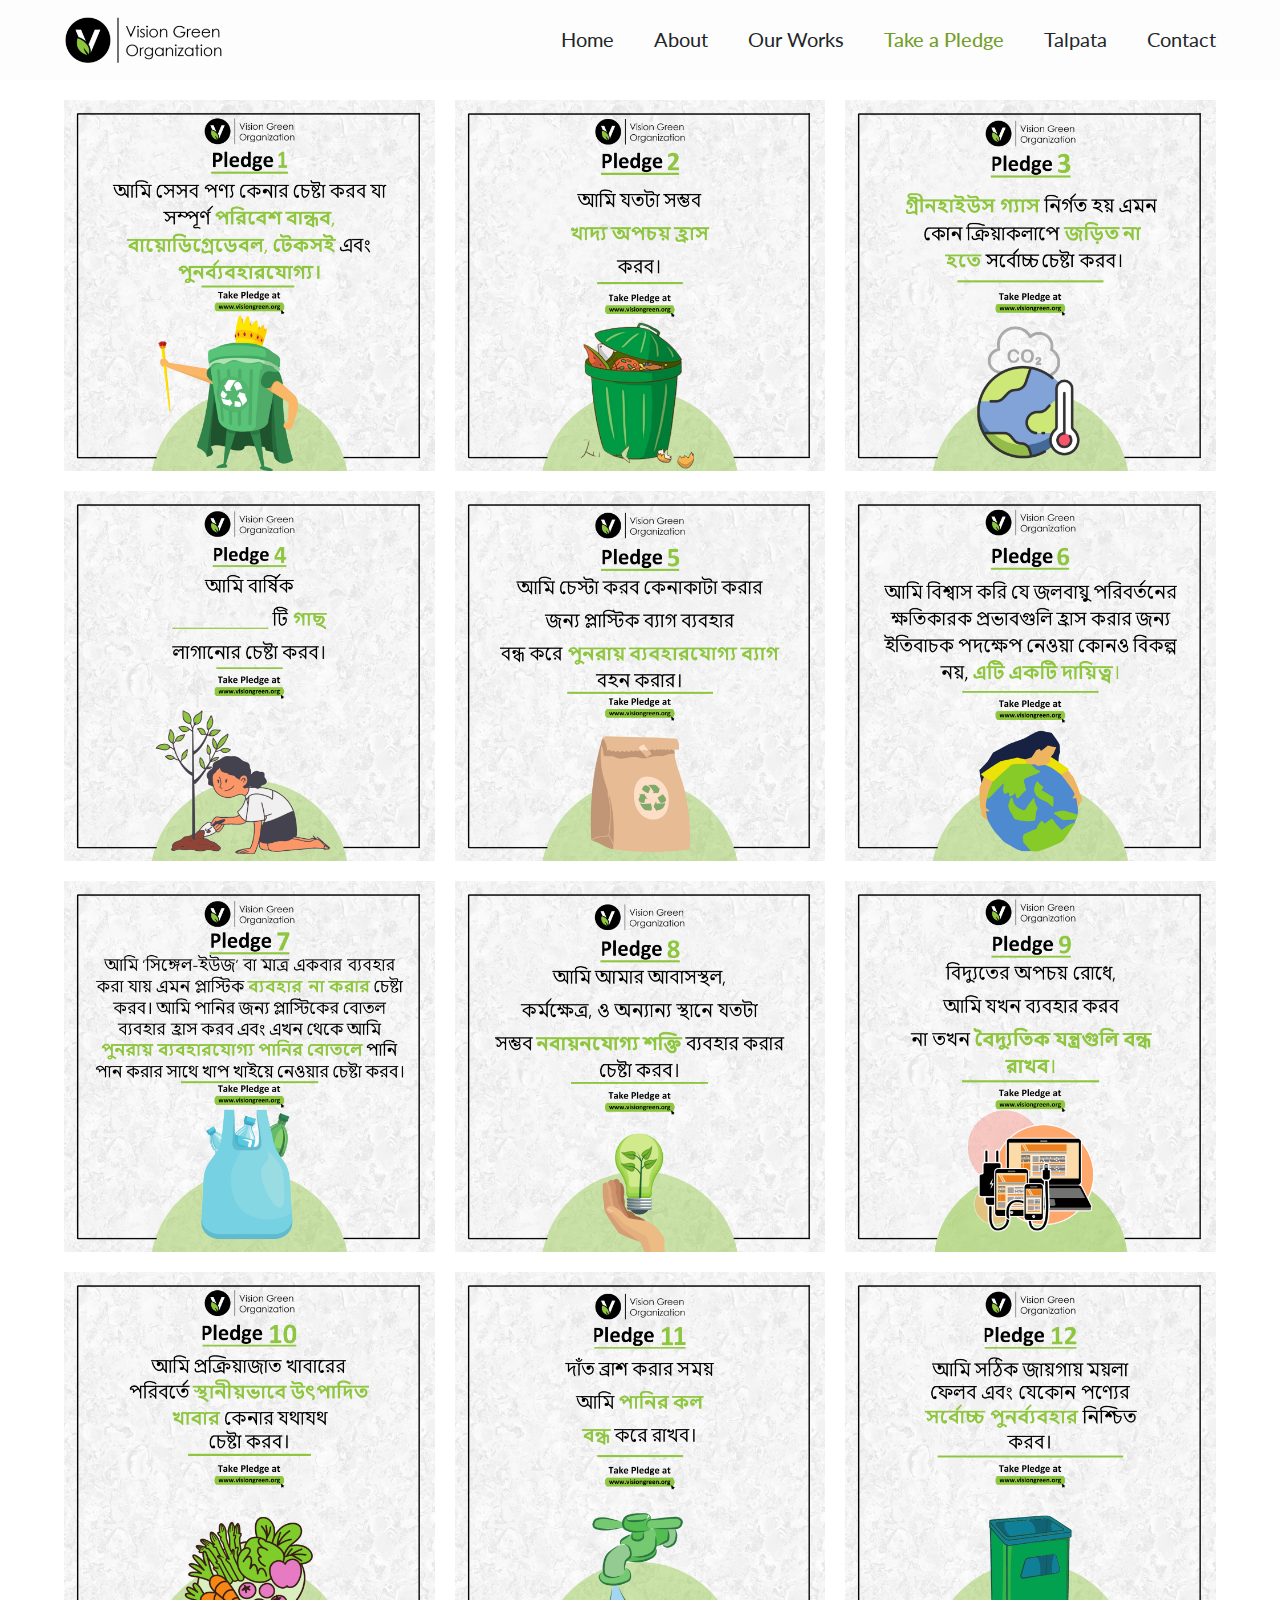
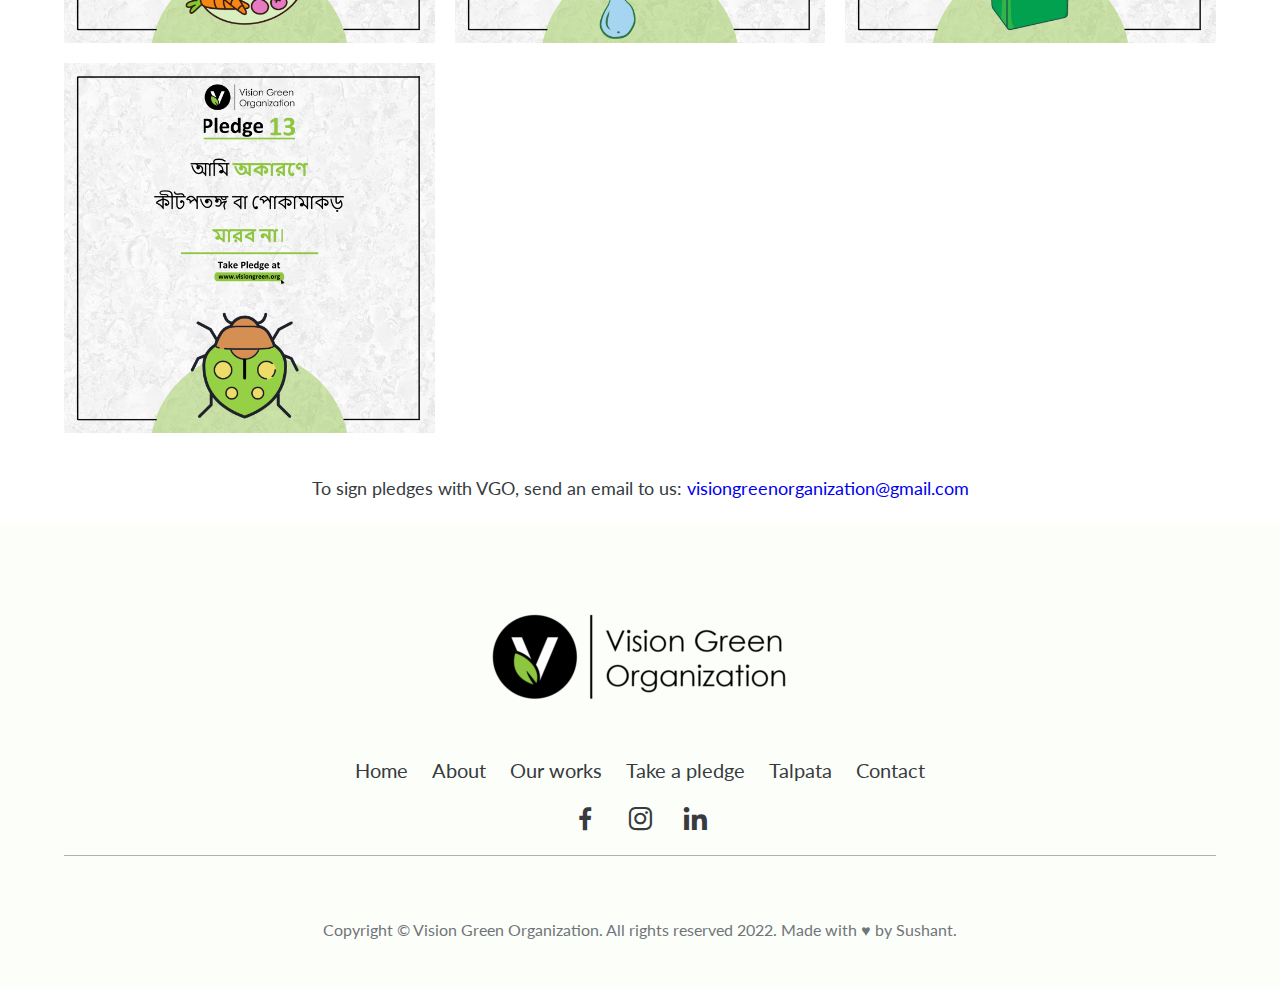
<file: bangla.html>
<!DOCTYPE html>
<html lang="en">
  <head>
    <!----------------- Required Metatags ----------------->
    <meta charset="UTF-8" />
    <meta http-equiv="X-UA-Compatible" content="IE=edge" />
    <meta name="viewport" content="width=device-width, initial-scale=1.0" />
    <link rel="preconnect" href="https://fonts.googleapis.com" />
    <!----------------- FavIcon ----------------->
    <link rel="apple-touch-icon" sizes="180x180" href="/apple-touch-icon.png" />
    <link rel="icon" type="image/png" sizes="32x32" href="/favicon-32x32.png" />
    <link rel="icon" type="image/png" sizes="16x16" href="/favicon-16x16.png" />
    <link rel="manifest" href="/site.webmanifest" />
    <!----------------- Google Fonts ----------------->
    <link rel="preconnect" href="https://fonts.gstatic.com" crossorigin />
    <link
      href="https://fonts.googleapis.com/css2?family=Lato:wght@400;700&family=Playfair+Display:wght@400;500;600;700&display=swap"
      rel="stylesheet"
    />
    <!----------------- BoxIcons ----------------->
    <link
      href="https://unpkg.com/boxicons@2.1.4/css/boxicons.min.css"
      rel="stylesheet"
    />

    <!----------------- Stylesheets ----------------->
    <link rel="stylesheet" href="assets/css/utilities.css" />
    <link rel="stylesheet" href="assets/css/style.css" />
    <link rel="stylesheet" href="assets/css/queries.css" />
    <title>Vision Green – Pledge Bangla</title>
  </head>
  <body>
    <!----------------- Header Starts ----------------->
    <header class="header grid grid-center">
      <div class="container flex flex-items-center flex-justify-between">
        <a href="#" class="logo">
          <img src="assets/images/logo.png" alt="VGO Logo" class="logo__img" />
        </a>
        <nav class="nav">
          <ul class="nav__list flex flex-items-center">
            <li class="nav__list-item">
              <a href="index.html" class="nav__list-link">
                Home
                <i class="bx bx-chevron-right nav__list-icon"></i>
              </a>
            </li>
            <li class="nav__list-item">
              <a href="about.html" class="nav__list-link">
                About
                <i class="bx bx-chevron-right nav__list-icon"></i>
              </a>
            </li>
            <li class="nav__list-item">
              <a href="our-works.html" class="nav__list-link">
                Our Works
                <i class="bx bx-chevron-right nav__list-icon"></i>
              </a>
            </li>
            <li class="nav__list-item">
              <a href="#" class="nav__list-link active">
                Take a Pledge
                <i class="bx bx-chevron-right nav__list-icon"></i>
              </a>
              <ul class="nav__sub-list">
                <li class="nav__sub-item">
                  <a href="bangla.html" class="nav__sub-link">Bangla</a>
                </li>
                <li class="nav__sub-item">
                  <a href="english.html" class="nav__sub-link">English</a>
                </li>
                <li class="nav__sub-item">
                  <a href="hindi.html" class="nav__sub-link">Hindi</a>
                </li>
                <li class="nav__sub-item">
                  <a href="nepali.html" class="nav__sub-link">Nepali</a>
                </li>
                <li class="nav__sub-item">
                  <a href="urdu.html" class="nav__sub-link">Urdu</a>
                </li>
              </ul>
            </li>
            <li class="nav__list-item">
              <a href="talpata.html" class="nav__list-link">
                Talpata
                <i class="bx bx-chevron-right nav__list-icon"></i>
              </a>
            </li>
            <li class="nav__list-item">
              <a href="contact.html" class="nav__list-link">
                Contact
                <i class="bx bx-chevron-right nav__list-icon"></i>
              </a>
            </li>
          </ul>
        </nav>
        <!-- Nav toggle button -->
        <div class="nav-toggle flex flex-column">
          <span class="nav-toggle__line nav-toggle__line--1"></span
          ><span class="nav-toggle__line nav-toggle__line--2"></span>
        </div>
      </div>
    </header>
    <!---------------X- Header Ends -X--------------->

    <!----------------- PLEDGES PHOTOS ----------------->
    <div class="container">
      <div class="pledges">
        <figure class="pledge">
          <img
            src="assets/images/Bangla/Pledge 1.png"
            alt="pledge1"
            class="pledge__img"
          />
        </figure>
        <figure class="pledge">
          <img
            src="assets/images/Bangla/Pledge 2.png"
            alt="pledge1"
            class="pledge__img"
          />
        </figure>
        <figure class="pledge">
          <img
            src="assets/images/Bangla/Pledge 3.png"
            alt="pledge1"
            class="pledge__img"
          />
        </figure>
        <figure class="pledge">
          <img
            src="assets/images/Bangla/Pledge 4.png"
            alt="pledge1"
            class="pledge__img"
          />
        </figure>
        <figure class="pledge">
          <img
            src="assets/images/Bangla/Pledge 5.png"
            alt="pledge1"
            class="pledge__img"
          />
        </figure>
        <figure class="pledge">
          <img
            src="assets/images/Bangla/Pledge 6.png"
            alt="pledge1"
            class="pledge__img"
          />
        </figure>
        <figure class="pledge">
          <img
            src="assets/images/Bangla/Pledge 7.png"
            alt="pledge1"
            class="pledge__img"
          />
        </figure>
        <figure class="pledge">
          <img
            src="assets/images/Bangla/Pledge 8.png"
            alt="pledge1"
            class="pledge__img"
          />
        </figure>
        <figure class="pledge">
          <img
            src="assets/images/Bangla/Pledge 9.png"
            alt="pledge1"
            class="pledge__img"
          />
        </figure>
        <figure class="pledge">
          <img
            src="assets/images/Bangla/Pledge 10.png"
            alt="pledge1"
            class="pledge__img"
          />
        </figure>
        <figure class="pledge">
          <img
            src="assets/images/Bangla/Pledge 11.png"
            alt="pledge1"
            class="pledge__img"
          />
        </figure>
        <figure class="pledge">
          <img
            src="assets/images/Bangla/Pledge 12.png"
            alt="pledge1"
            class="pledge__img"
          />
        </figure>
        <figure class="pledge">
          <img
            src="assets/images/Bangla/Pledge 13.png"
            alt="pledge1"
            class="pledge__img"
          />
        </figure>
      </div>
      <p class="pledge-txt">
        To sign pledges with VGO, send an email to us:
        <a href="mailto:visiongreenorganization@gmail.com"
          >visiongreenorganization@gmail.com
        </a>
      </p>
    </div>
    <!---------------X- PLEDGES PHOTOS -X--------------->

    <!----------------- Footer ----------------->
    <footer class="footer">
      <div class="container text-center">
        <a href="#" class="footer__logo">
          <img
            src="assets/images/logo.png"
            alt="VGO Logo"
            class="footer__logo-img"
          />
        </a>
        <nav class="footer__nav">
          <ul class="footer__nav-list flex flex-center flex-wrap">
            <li class="footer__nav-item">
              <a href="index.html" class="footer__nav-link">Home</a>
            </li>
            <li class="footer__nav-item">
              <a href="about.html" class="footer__nav-link">About</a>
            </li>
            <li class="footer__nav-item">
              <a href="our-works.html" class="footer__nav-link">Our works</a>
            </li>
            <li class="footer__nav-item">
              <a href="#" class="footer__nav-link">Take a pledge</a>
            </li>
            <li class="footer__nav-item">
              <a href="talpata.html" class="footer__nav-link">Talpata</a>
            </li>
            <li class="footer__nav-item">
              <a href="contact.html" class="footer__nav-link">Contact</a>
            </li>
          </ul>
        </nav>
        <ul class="footer__social flex flex-center">
          <li class="footer__social-list">
            <a href="#" class="footer__social-link">
              <i class="bx bxl-facebook footer__social-icon"></i>
            </a>
          </li>
          <li class="footer__social-list">
            <a href="#" class="footer__social-link">
              <i class="bx bxl-instagram footer__social-icon"></i>
            </a>
          </li>
          <li class="footer__social-list">
            <a
              href="https://www.linkedin.com/company/vision-green-organization/"
              class="footer__social-link"
            >
              <i class="bx bxl-linkedin footer__social-icon"></i>
            </a>
          </li>
        </ul>
        <span class="line"></span>
        <p class="footer__text text-center">
          Copyright &copy; Vision Green Organization. All rights reserved 2022.
          Made with &hearts; by Sushant.
        </p>
      </div>
    </footer>
    <!----------------- Custom JavaScript ----------------->
    <script src="assets/js/app.js"></script>
    <!----------------- jQuery Cdn ----------------->
    <script
      src="https://cdnjs.cloudflare.com/ajax/libs/jquery/3.6.1/jquery.min.js"
      integrity="sha512-aVKKRRi/Q/YV+4mjoKBsE4x3H+BkegoM/em46NNlCqNTmUYADjBbeNefNxYV7giUp0VxICtqdrbqU7iVaeZNXA=="
      crossorigin="anonymous"
      referrerpolicy="no-referrer"
    ></script>
  </body>
</html>
</file>
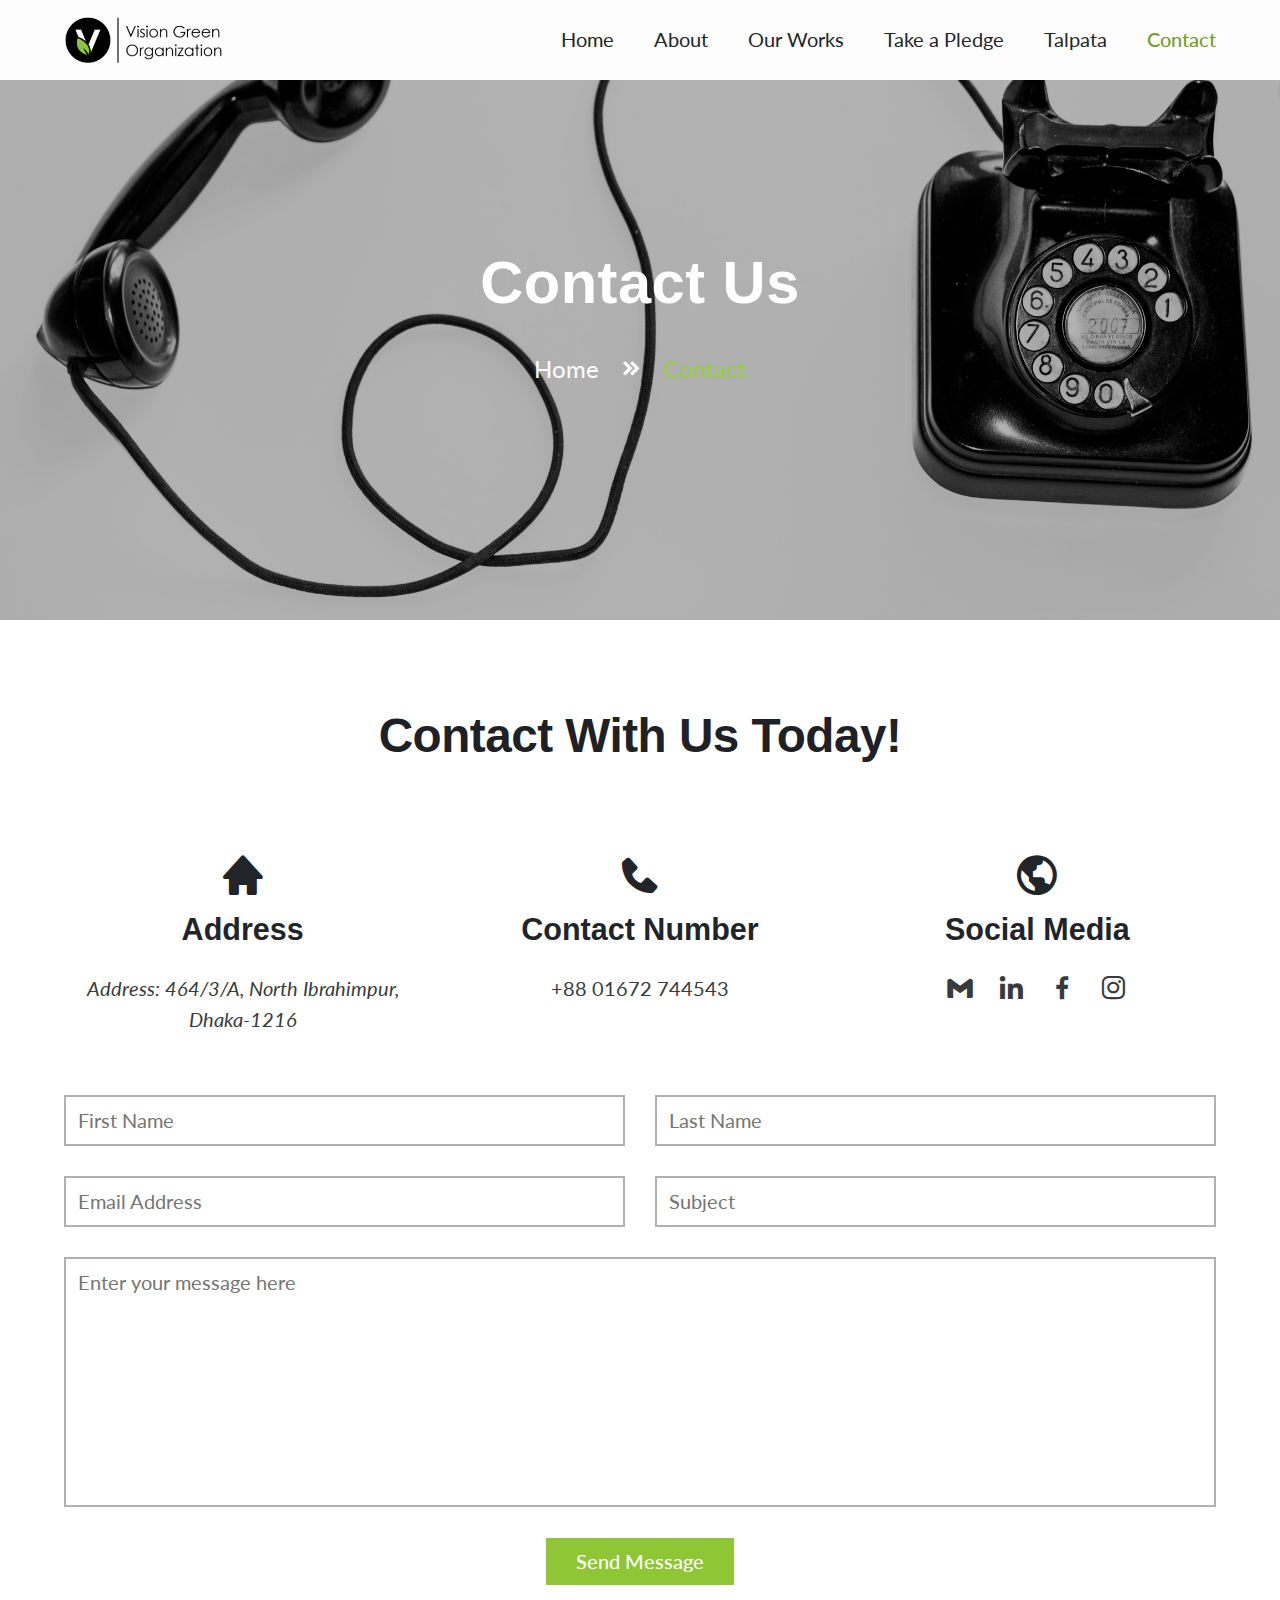
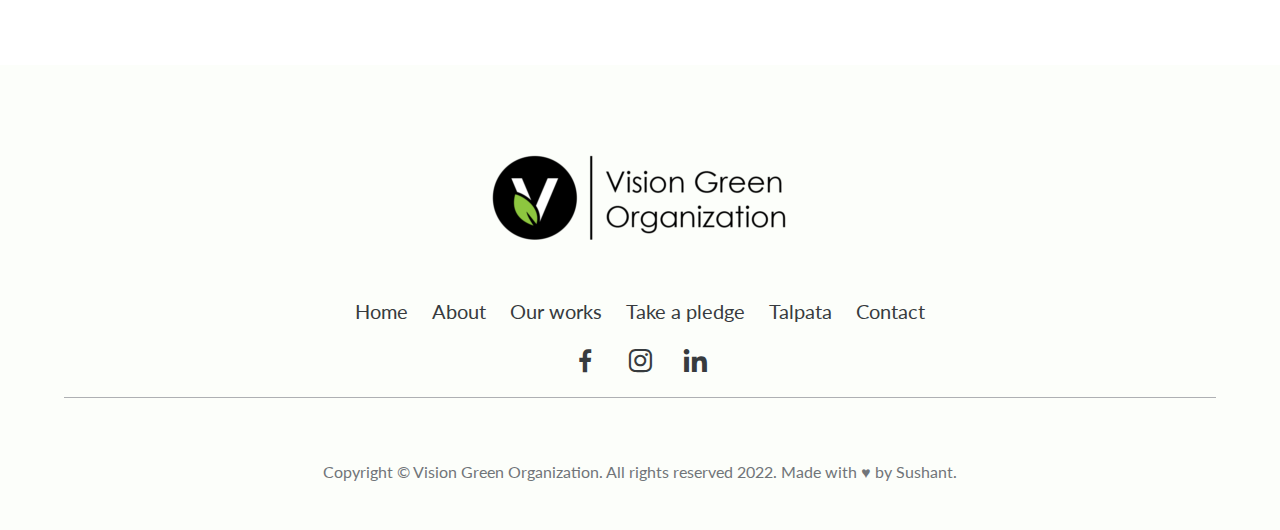
<file: contact.html>
<!DOCTYPE html>
<html lang="en">
  <head>
    <!----------------- Required Metatags ----------------->
    <meta charset="UTF-8" />
    <meta http-equiv="X-UA-Compatible" content="IE=edge" />
    <meta name="viewport" content="width=device-width, initial-scale=1.0" />
    <link rel="preconnect" href="https://fonts.googleapis.com" />
    <!----------------- FavIcon ----------------->
    <link rel="apple-touch-icon" sizes="180x180" href="/apple-touch-icon.png" />
    <link rel="icon" type="image/png" sizes="32x32" href="/favicon-32x32.png" />
    <link rel="icon" type="image/png" sizes="16x16" href="/favicon-16x16.png" />
    <link rel="manifest" href="/site.webmanifest" />
    <!----------------- Google Fonts ----------------->
    <link rel="preconnect" href="https://fonts.gstatic.com" crossorigin />
    <link
      href="https://fonts.googleapis.com/css2?family=Lato:wght@400;700&family=Playfair+Display:wght@400;500;600;700&display=swap"
      rel="stylesheet"
    />
    <!----------------- BoxIcons ----------------->
    <link
      href="https://unpkg.com/boxicons@2.1.4/css/boxicons.min.css"
      rel="stylesheet"
    />

    <!----------------- Stylesheets ----------------->
    <link rel="stylesheet" href="assets/css/utilities.css" />
    <link rel="stylesheet" href="assets/css/style.css" />
    <link rel="stylesheet" href="assets/css/queries.css" />
    <title>Vision Green – Storytelling for Sustainability</title>
  </head>
  <body>
    <!----------------- Header Starts ----------------->
    <header class="header grid grid-center">
      <div class="container flex flex-items-center flex-justify-between">
        <a href="#" class="logo">
          <img src="assets/images/logo.png" alt="VGO Logo" class="logo__img" />
        </a>
        <nav class="nav">
          <ul class="nav__list flex flex-items-center">
            <li class="nav__list-item">
              <a href="index.html" class="nav__list-link">
                Home
                <i class="bx bx-chevron-right nav__list-icon"></i>
              </a>
            </li>
            <li class="nav__list-item">
              <a href="about.html" class="nav__list-link">
                About
                <i class="bx bx-chevron-right nav__list-icon"></i>
              </a>
            </li>
            <li class="nav__list-item">
              <a href="our-works.html" class="nav__list-link">
                Our Works
                <i class="bx bx-chevron-right nav__list-icon"></i>
              </a>
            </li>
            <li class="nav__list-item">
              <a href="#" class="nav__list-link">
                Take a Pledge
                <i class="bx bx-chevron-right nav__list-icon"></i>
              </a>
              <ul class="nav__sub-list">
                <li class="nav__sub-item">
                  <a href="bangla.html" class="nav__sub-link">Bangla</a>
                </li>
                <li class="nav__sub-item">
                  <a href="english.html" class="nav__sub-link">English</a>
                </li>
                <li class="nav__sub-item">
                  <a href="hindi.html" class="nav__sub-link">Hindi</a>
                </li>
                <li class="nav__sub-item">
                  <a href="nepali.html" class="nav__sub-link">Nepali</a>
                </li>
                <li class="nav__sub-item">
                  <a href="urdu.html" class="nav__sub-link">Urdu</a>
                </li>
              </ul>
            </li>
            <li class="nav__list-item">
              <a href="talpata.html" class="nav__list-link">
                Talpata
                <i class="bx bx-chevron-right nav__list-icon"></i>
              </a>
            </li>
            <li class="nav__list-item">
              <a href="contact.html" class="nav__list-link active">
                Contact
                <i class="bx bx-chevron-right nav__list-icon"></i>
              </a>
            </li>
          </ul>
        </nav>
        <!-- Nav toggle button -->
        <div class="nav-toggle flex flex-column">
          <span class="nav-toggle__line nav-toggle__line--1"></span
          ><span class="nav-toggle__line nav-toggle__line--2"></span>
        </div>
      </div>
    </header>
    <!---------------X- Header Ends -X--------------->

    <main class="main">
      <section class="subpage-hero contact-hero grid grid-center">
        <div class="container subpage__container text-center">
          <h1 class="heading-primary subpage-hero__heading">Contact us</h1>
          <p class="subpage-hero__texts flex flex-center">
            <a href="index.html" class="subpage-hero__text">Home</a>
            <i class="bx bxs-chevrons-right subpage-hero__icon"></i>
            <a href="contact.html" class="subpage-hero__text">Contact</a>
          </p>
        </div>
      </section>

      <!----------------- Contact Starts ----------------->
      <section class="contact-section">
        <div class="section-title container">
          <h2
            class="section-title__heading heading-secondary text-capitalize text-center"
          >
            Contact with us today!
          </h2>
        </div>
        <div class="contact-ways container grid grid-3-cols">
          <article class="contact-box">
            <i class="bx bxs-home contact-box__icon"></i>
            <h4 class="contact-box__heading heading-tertiary">Address</h4>
            <address class="contact-box__txt">
              Address: 464/3/A, North Ibrahimpur, Dhaka-1216
            </address>
          </article>
          <article class="contact-box">
            <i class="bx bxs-phone contact-box__icon"></i>
            <h4 class="contact-box__heading heading-tertiary">
              Contact Number
            </h4>
            <a href="tel:+88 01672 744543" class="contact-box__txt"
              >+88 01672 744543</a
            >
          </article>
          <article class="contact-box">
            <i class="bx bx-world contact-box__icon"></i>
            <h4 class="contact-box__heading heading-tertiary">Social media</h4>
            <ul class="contact-box__socials flex flex-center">
              <li class="contact-box__socials-item">
                <a
                  href="mailto:visiongreenorganization@gmail.com"
                  class="contact-box__socials-link"
                >
                  <i class="bx bxl-gmail contact-box__socials-icon"></i>
                </a>
              </li>
              <li class="contact-box__socials-item">
                <a
                  href="https://www.linkedin.com/company/vision-green-organization/"
                  class="contact-box__socials-link"
                >
                  <i class="bx bxl-linkedin contact-box__socials-icon"></i>
                </a>
              </li>
              <li class="contact-box__socials-item">
                <a
                  href=" https://web.facebook.com/visiongreenorganization"
                  class="contact-box__socials-link"
                >
                  <i class="bx bxl-facebook contact-box__socials-icon"></i>
                </a>
              </li>
              <li class="contact-box__socials-item">
                <a
                  href="https://instagram.com/vision_green_organization?igshid=Yzg5MTU1MDY="
                  class="contact-box__socials-link"
                >
                  <i class="bx bxl-instagram contact-box__socials-icon"></i>
                </a>
              </li>
            </ul>
          </article>
        </div>
        <!-- Contact Form -->
        <form
          action="https://formspree.io/f/xyyajvnw"
          method="POST"
          class="form container grid"
        >
          <div class="form__group grid grid-2-cols">
            <input
              type="text"
              class="form__input"
              placeholder="First Name"
              name="first-name"
              required
            />
            <input
              type="text"
              class="form__input"
              placeholder="Last Name"
              name="last-name"
              required
            />
          </div>
          <div class="form__group grid grid-2-cols">
            <input
              type="email"
              class="form__input"
              placeholder="Email Address"
              name="email"
              required
            />
            <input
              type="text"
              class="form__input"
              placeholder="Subject"
              name="subject"
              required
            />
          </div>
          <div class="form__group">
            <textarea
              name="message"
              id="message"
              cols="30"
              rows="10"
              class="form__input"
              placeholder="Enter your message here"
            ></textarea>
          </div>
          <div class="flex flex-center">
            <button type="submit" class="form__btn">Send message</button>
          </div>
        </form>
      </section>
      <!----------------X- Contact Ends -X--------------->
    </main>
    <!----------------- Footer ----------------->
    <footer class="footer">
      <div class="container text-center">
        <a href="#" class="footer__logo">
          <img
            src="assets/images/logo.png"
            alt="VGO Logo"
            class="footer__logo-img"
          />
        </a>
        <nav class="footer__nav">
          <ul class="footer__nav-list flex flex-center flex-wrap">
            <li class="footer__nav-item">
              <a href="index.html" class="footer__nav-link">Home</a>
            </li>
            <li class="footer__nav-item">
              <a href="about.html" class="footer__nav-link">About</a>
            </li>
            <li class="footer__nav-item">
              <a href="our-works.html" class="footer__nav-link">Our works</a>
            </li>
            <li class="footer__nav-item">
              <a href="#" class="footer__nav-link">Take a pledge</a>
            </li>
            <li class="footer__nav-item">
              <a href="talpata.html" class="footer__nav-link">Talpata</a>
            </li>
            <li class="footer__nav-item">
              <a href="contact.html" class="footer__nav-link">Contact</a>
            </li>
          </ul>
        </nav>
        <ul class="footer__social flex flex-center">
          <li class="footer__social-list">
            <a
              href="https://web.facebook.com/visiongreenorganization"
              class="footer__social-link"
            >
              <i class="bx bxl-facebook footer__social-icon"></i>
            </a>
          </li>
          <li class="footer__social-list">
            <a
              href="https://instagram.com/vision_green_organization?igshid=Yzg5MTU1MDY="
              class="footer__social-link"
            >
              <i class="bx bxl-instagram footer__social-icon"></i>
            </a>
          </li>
          <li class="footer__social-list">
            <a
              href="https://www.linkedin.com/company/vision-green-organization/"
              class="footer__social-link"
            >
              <i class="bx bxl-linkedin footer__social-icon"></i>
            </a>
          </li>
        </ul>
        <span class="line"></span>
        <p class="footer__text text-center">
          Copyright &copy; Vision Green Organization. All rights reserved 2022.
          Made with &hearts; by Sushant.
        </p>
      </div>
    </footer>
    <!----------------- Custom JavaScript ----------------->
    <script src="assets/js/app.js"></script>
    <!----------------- jQuery Cdn ----------------->
    <script
      src="https://cdnjs.cloudflare.com/ajax/libs/jquery/3.6.1/jquery.min.js"
      integrity="sha512-aVKKRRi/Q/YV+4mjoKBsE4x3H+BkegoM/em46NNlCqNTmUYADjBbeNefNxYV7giUp0VxICtqdrbqU7iVaeZNXA=="
      crossorigin="anonymous"
      referrerpolicy="no-referrer"
    ></script>
  </body>
</html>
</file>
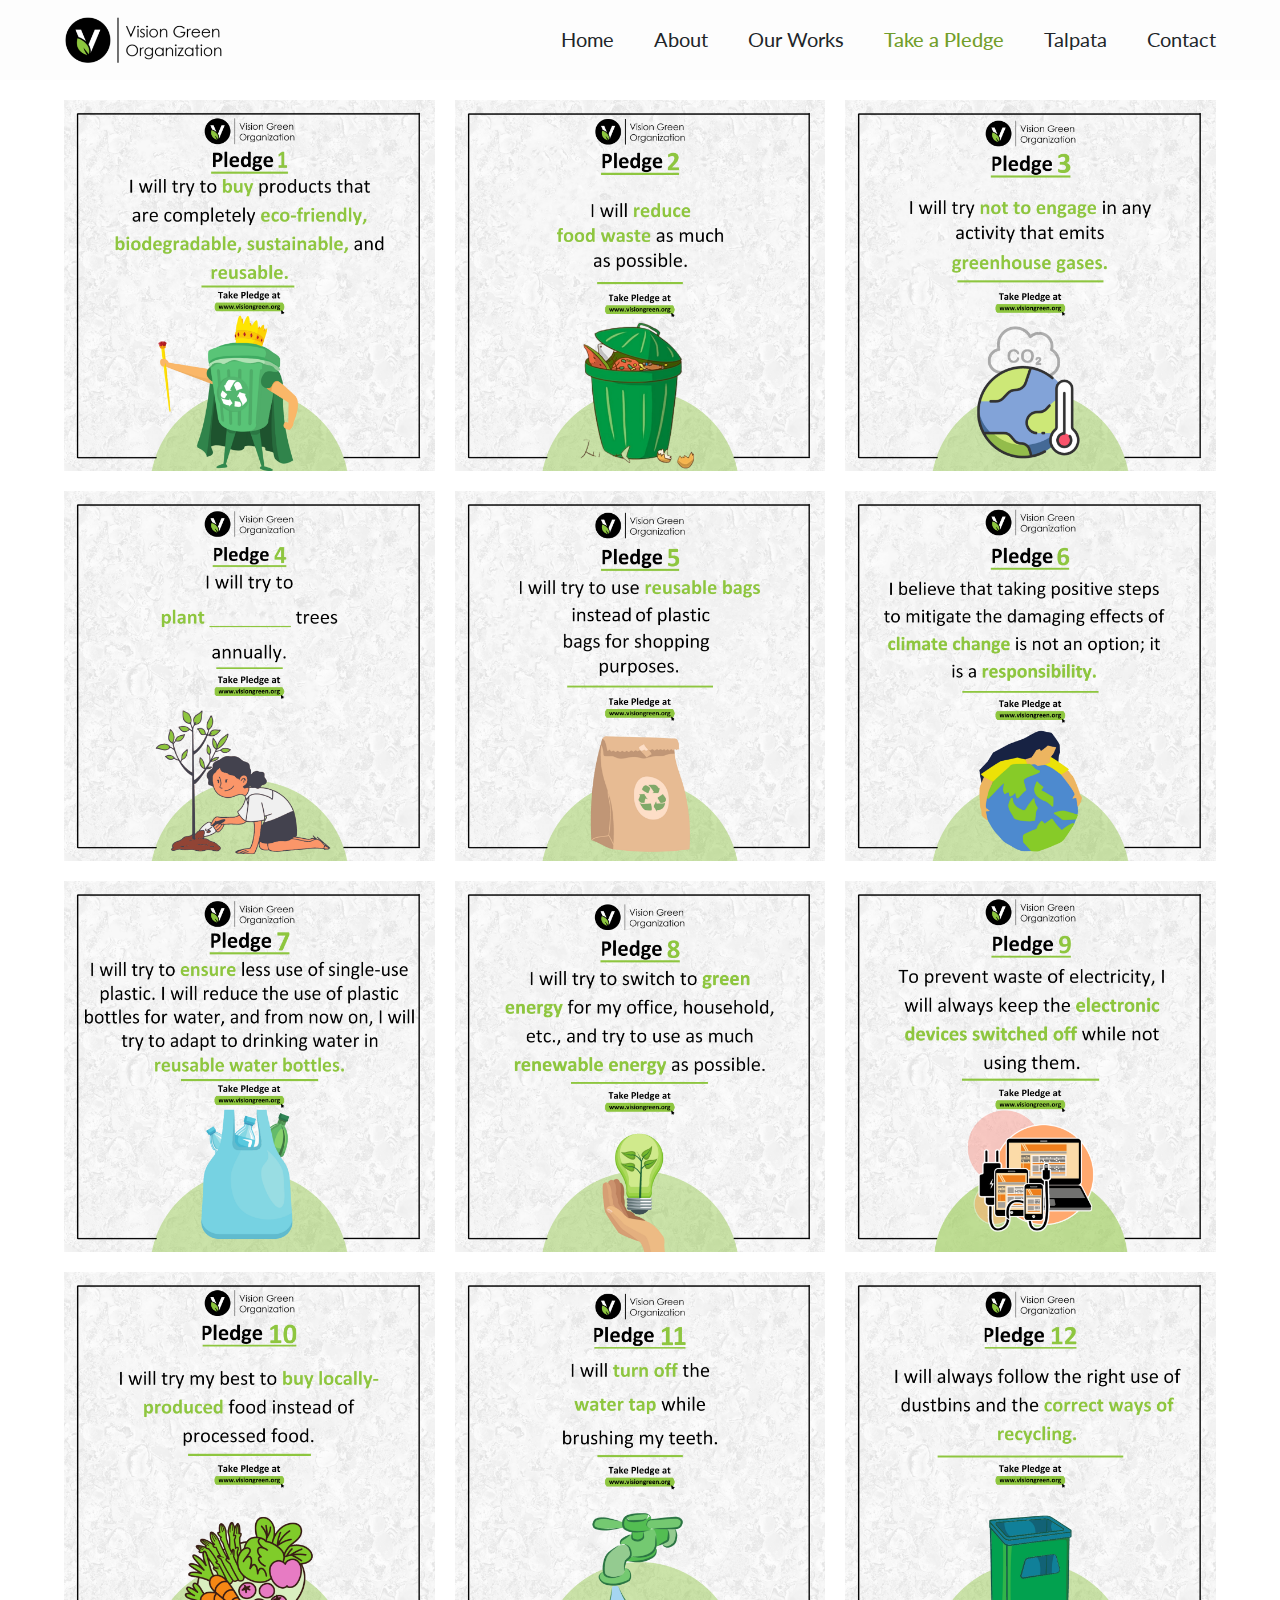
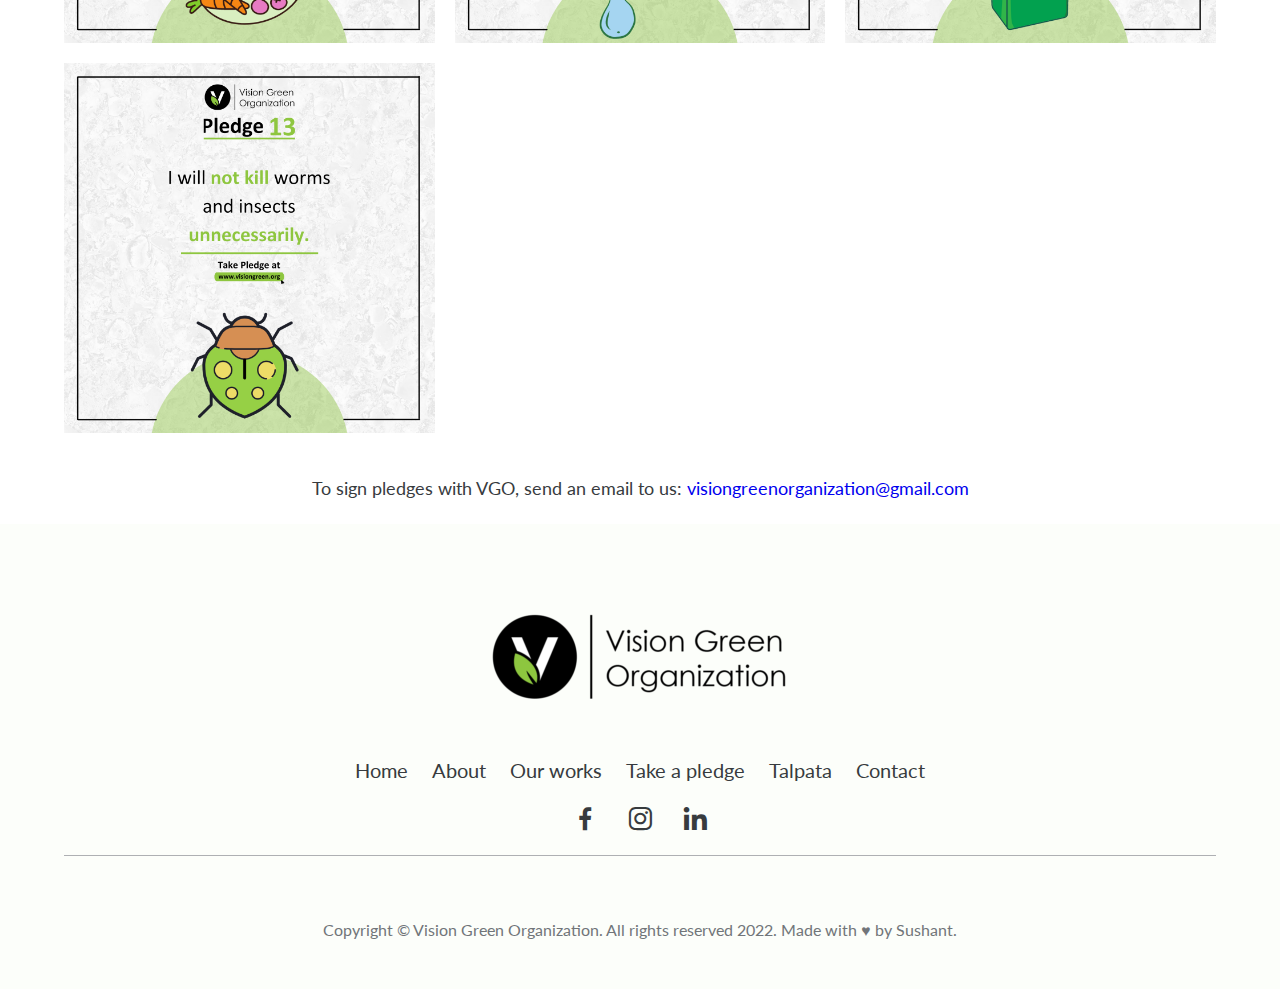
<file: english.html>
<!DOCTYPE html>
<html lang="en">
  <head>
    <!----------------- Required Metatags ----------------->
    <meta charset="UTF-8" />
    <meta http-equiv="X-UA-Compatible" content="IE=edge" />
    <meta name="viewport" content="width=device-width, initial-scale=1.0" />
    <link rel="preconnect" href="https://fonts.googleapis.com" />
    <!----------------- FavIcon ----------------->
    <link rel="apple-touch-icon" sizes="180x180" href="/apple-touch-icon.png" />
    <link rel="icon" type="image/png" sizes="32x32" href="/favicon-32x32.png" />
    <link rel="icon" type="image/png" sizes="16x16" href="/favicon-16x16.png" />
    <link rel="manifest" href="/site.webmanifest" />
    <!----------------- Google Fonts ----------------->
    <link rel="preconnect" href="https://fonts.gstatic.com" crossorigin />
    <link
      href="https://fonts.googleapis.com/css2?family=Lato:wght@400;700&family=Playfair+Display:wght@400;500;600;700&display=swap"
      rel="stylesheet"
    />
    <!----------------- BoxIcons ----------------->
    <link
      href="https://unpkg.com/boxicons@2.1.4/css/boxicons.min.css"
      rel="stylesheet"
    />

    <!----------------- Stylesheets ----------------->
    <link rel="stylesheet" href="assets/css/utilities.css" />
    <link rel="stylesheet" href="assets/css/style.css" />
    <link rel="stylesheet" href="assets/css/queries.css" />
    <title>Vision Green – Pledge English</title>
  </head>
  <body>
    <!----------------- Header Starts ----------------->
    <header class="header grid grid-center">
      <div class="container flex flex-items-center flex-justify-between">
        <a href="#" class="logo">
          <img src="assets/images/logo.png" alt="VGO Logo" class="logo__img" />
        </a>
        <nav class="nav">
          <ul class="nav__list flex flex-items-center">
            <li class="nav__list-item">
              <a href="index.html" class="nav__list-link">
                Home
                <i class="bx bx-chevron-right nav__list-icon"></i>
              </a>
            </li>
            <li class="nav__list-item">
              <a href="about.html" class="nav__list-link">
                About
                <i class="bx bx-chevron-right nav__list-icon"></i>
              </a>
            </li>
            <li class="nav__list-item">
              <a href="our-works.html" class="nav__list-link">
                Our Works
                <i class="bx bx-chevron-right nav__list-icon"></i>
              </a>
            </li>
            <li class="nav__list-item">
              <a href="#" class="nav__list-link active">
                Take a Pledge
                <i class="bx bx-chevron-right nav__list-icon"></i>
              </a>
              <ul class="nav__sub-list">
                <li class="nav__sub-item">
                  <a href="bangla.html" class="nav__sub-link">Bangla</a>
                </li>
                <li class="nav__sub-item">
                  <a href="english.html" class="nav__sub-link">English</a>
                </li>
                <li class="nav__sub-item">
                  <a href="hindi.html" class="nav__sub-link">Hindi</a>
                </li>
                <li class="nav__sub-item">
                  <a href="nepali.html" class="nav__sub-link">Nepali</a>
                </li>
                <li class="nav__sub-item">
                  <a href="urdu.html" class="nav__sub-link">Urdu</a>
                </li>
              </ul>
            </li>
            <li class="nav__list-item">
              <a href="talpata.html" class="nav__list-link">
                Talpata
                <i class="bx bx-chevron-right nav__list-icon"></i>
              </a>
            </li>
            <li class="nav__list-item">
              <a href="contact.html" class="nav__list-link">
                Contact
                <i class="bx bx-chevron-right nav__list-icon"></i>
              </a>
            </li>
          </ul>
        </nav>
        <!-- Nav toggle button -->
        <div class="nav-toggle flex flex-column">
          <span class="nav-toggle__line nav-toggle__line--1"></span
          ><span class="nav-toggle__line nav-toggle__line--2"></span>
        </div>
      </div>
    </header>
    <!---------------X- Header Ends -X--------------->

    <!----------------- PLEDGES PHOTOS ----------------->
    <div class="container">
      <div class="pledges">
        <figure class="pledge">
          <img
            src="assets/images/English/Pledge 1.png"
            alt="pledge1"
            class="pledge__img"
          />
        </figure>
        <figure class="pledge">
          <img
            src="assets/images/English/Pledge 2.png"
            alt="pledge1"
            class="pledge__img"
          />
        </figure>
        <figure class="pledge">
          <img
            src="assets/images/English/Pledge 3.png"
            alt="pledge1"
            class="pledge__img"
          />
        </figure>
        <figure class="pledge">
          <img
            src="assets/images/English/Pledge 4.png"
            alt="pledge1"
            class="pledge__img"
          />
        </figure>
        <figure class="pledge">
          <img
            src="assets/images/English/Pledge 5.png"
            alt="pledge1"
            class="pledge__img"
          />
        </figure>
        <figure class="pledge">
          <img
            src="assets/images/English/Pledge 6.png"
            alt="pledge1"
            class="pledge__img"
          />
        </figure>
        <figure class="pledge">
          <img
            src="assets/images/English/Pledge 7.png"
            alt="pledge1"
            class="pledge__img"
          />
        </figure>
        <figure class="pledge">
          <img
            src="assets/images/English/Pledge 8.png"
            alt="pledge1"
            class="pledge__img"
          />
        </figure>
        <figure class="pledge">
          <img
            src="assets/images/English/Pledge 9.png"
            alt="pledge1"
            class="pledge__img"
          />
        </figure>
        <figure class="pledge">
          <img
            src="assets/images/English/Pledge 10.png"
            alt="pledge1"
            class="pledge__img"
          />
        </figure>
        <figure class="pledge">
          <img
            src="assets/images/English/Pledge 11.png"
            alt="pledge1"
            class="pledge__img"
          />
        </figure>
        <figure class="pledge">
          <img
            src="assets/images/English/Pledge 12.png"
            alt="pledge1"
            class="pledge__img"
          />
        </figure>
        <figure class="pledge">
          <img
            src="assets/images/English/Pledge 13.png"
            alt="pledge1"
            class="pledge__img"
          />
        </figure>
      </div>
      <p class="pledge-txt">
        To sign pledges with VGO, send an email to us:
        <a href="mailto:visiongreenorganization@gmail.com"
          >visiongreenorganization@gmail.com
        </a>
      </p>
    </div>
    <!---------------X- PLEDGES PHOTOS -X--------------->

    <!----------------- Footer ----------------->
    <footer class="footer">
      <div class="container text-center">
        <a href="#" class="footer__logo">
          <img
            src="assets/images/logo.png"
            alt="VGO Logo"
            class="footer__logo-img"
          />
        </a>
        <nav class="footer__nav">
          <ul class="footer__nav-list flex flex-center flex-wrap">
            <li class="footer__nav-item">
              <a href="index.html" class="footer__nav-link">Home</a>
            </li>
            <li class="footer__nav-item">
              <a href="about.html" class="footer__nav-link">About</a>
            </li>
            <li class="footer__nav-item">
              <a href="our-works.html" class="footer__nav-link">Our works</a>
            </li>
            <li class="footer__nav-item">
              <a href="#" class="footer__nav-link">Take a pledge</a>
            </li>
            <li class="footer__nav-item">
              <a href="talpata.html" class="footer__nav-link">Talpata</a>
            </li>
            <li class="footer__nav-item">
              <a href="contact.html" class="footer__nav-link">Contact</a>
            </li>
          </ul>
        </nav>
        <ul class="footer__social flex flex-center">
          <li class="footer__social-list">
            <a
              href="https://web.facebook.com/visiongreenorganization"
              class="footer__social-link"
            >
              <i class="bx bxl-facebook footer__social-icon"></i>
            </a>
          </li>
          <li class="footer__social-list">
            <a
              href="https://instagram.com/vision_green_organization?igshid=Yzg5MTU1MDY="
              class="footer__social-link"
            >
              <i class="bx bxl-instagram footer__social-icon"></i>
            </a>
          </li>
          <li class="footer__social-list">
            <a
              href="https://www.linkedin.com/company/vision-green-organization/"
              class="footer__social-link"
            >
              <i class="bx bxl-linkedin footer__social-icon"></i>
            </a>
          </li>
        </ul>
        <span class="line"></span>
        <p class="footer__text text-center">
          Copyright &copy; Vision Green Organization. All rights reserved 2022.
          Made with &hearts; by Sushant.
        </p>
      </div>
    </footer>
    <!----------------- Custom JavaScript ----------------->
    <script src="assets/js/app.js"></script>
    <!----------------- jQuery Cdn ----------------->
    <script
      src="https://cdnjs.cloudflare.com/ajax/libs/jquery/3.6.1/jquery.min.js"
      integrity="sha512-aVKKRRi/Q/YV+4mjoKBsE4x3H+BkegoM/em46NNlCqNTmUYADjBbeNefNxYV7giUp0VxICtqdrbqU7iVaeZNXA=="
      crossorigin="anonymous"
      referrerpolicy="no-referrer"
    ></script>
  </body>
</html>
</file>
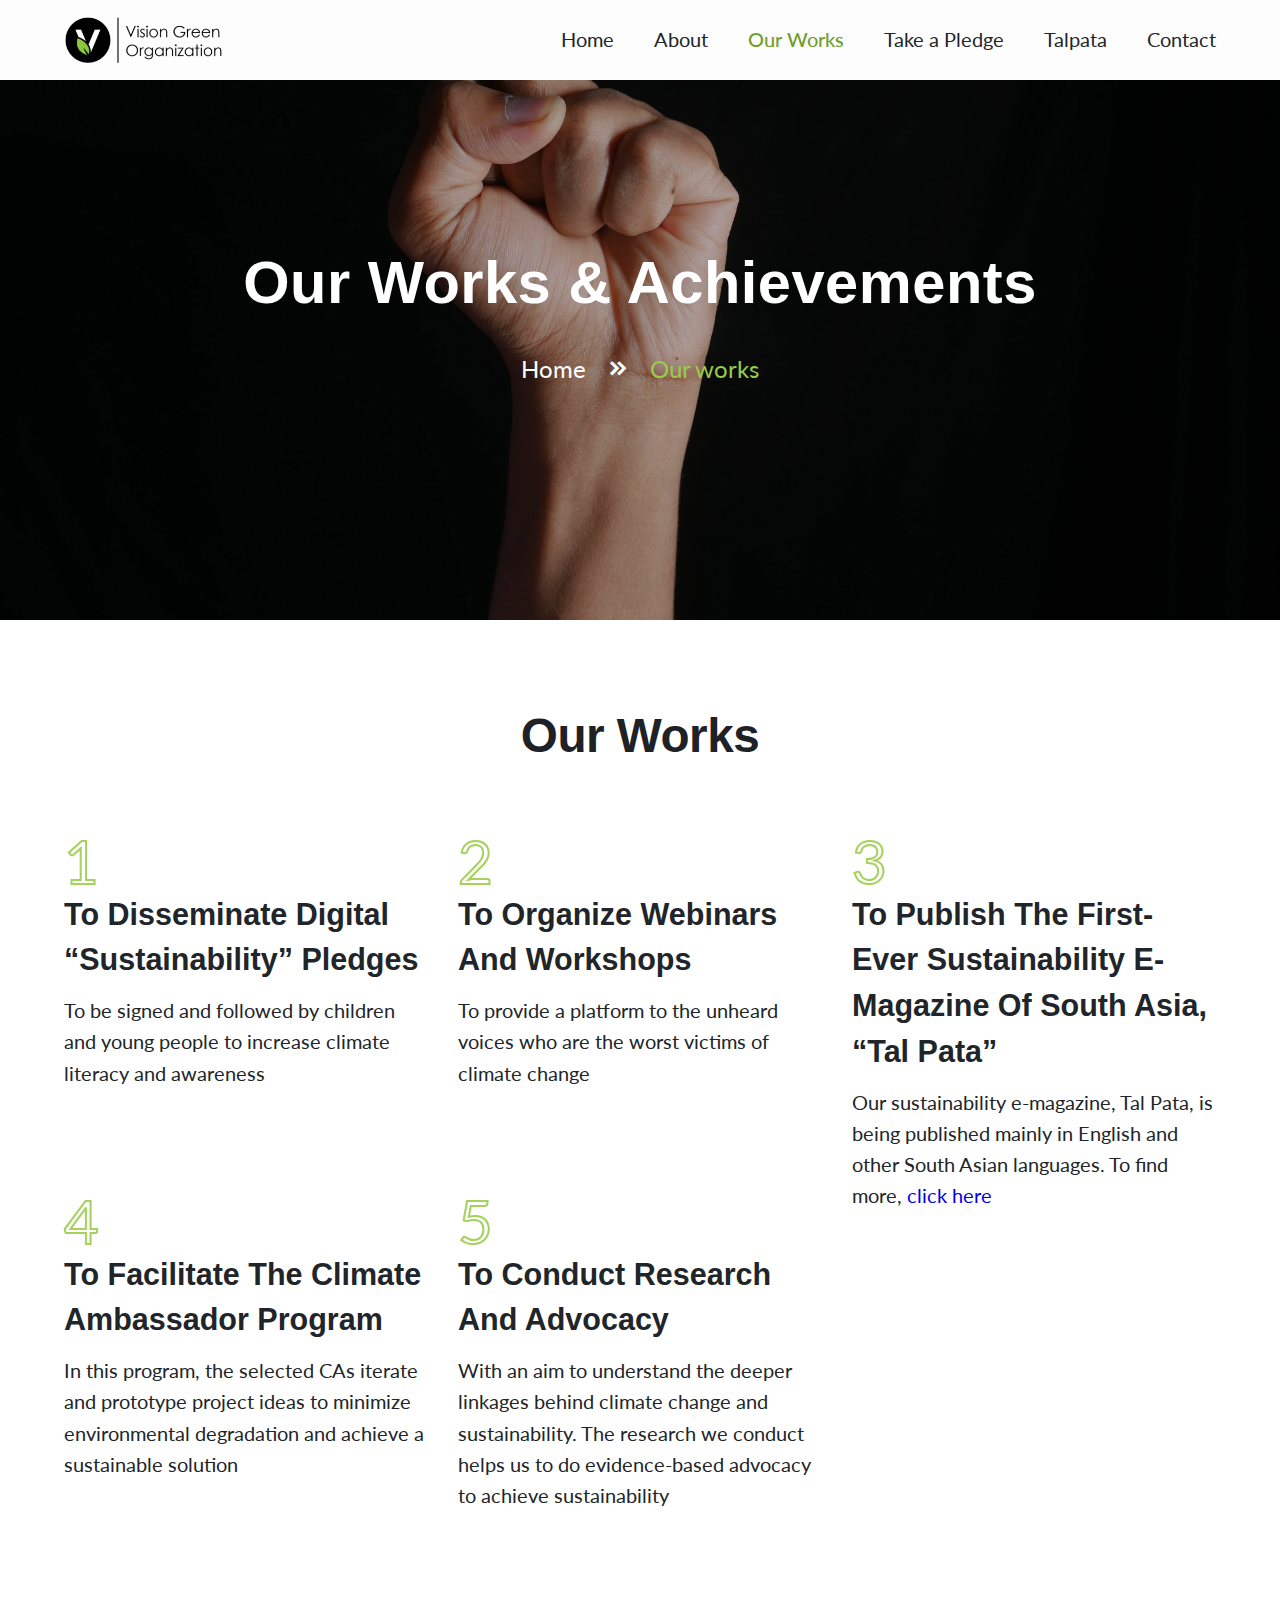
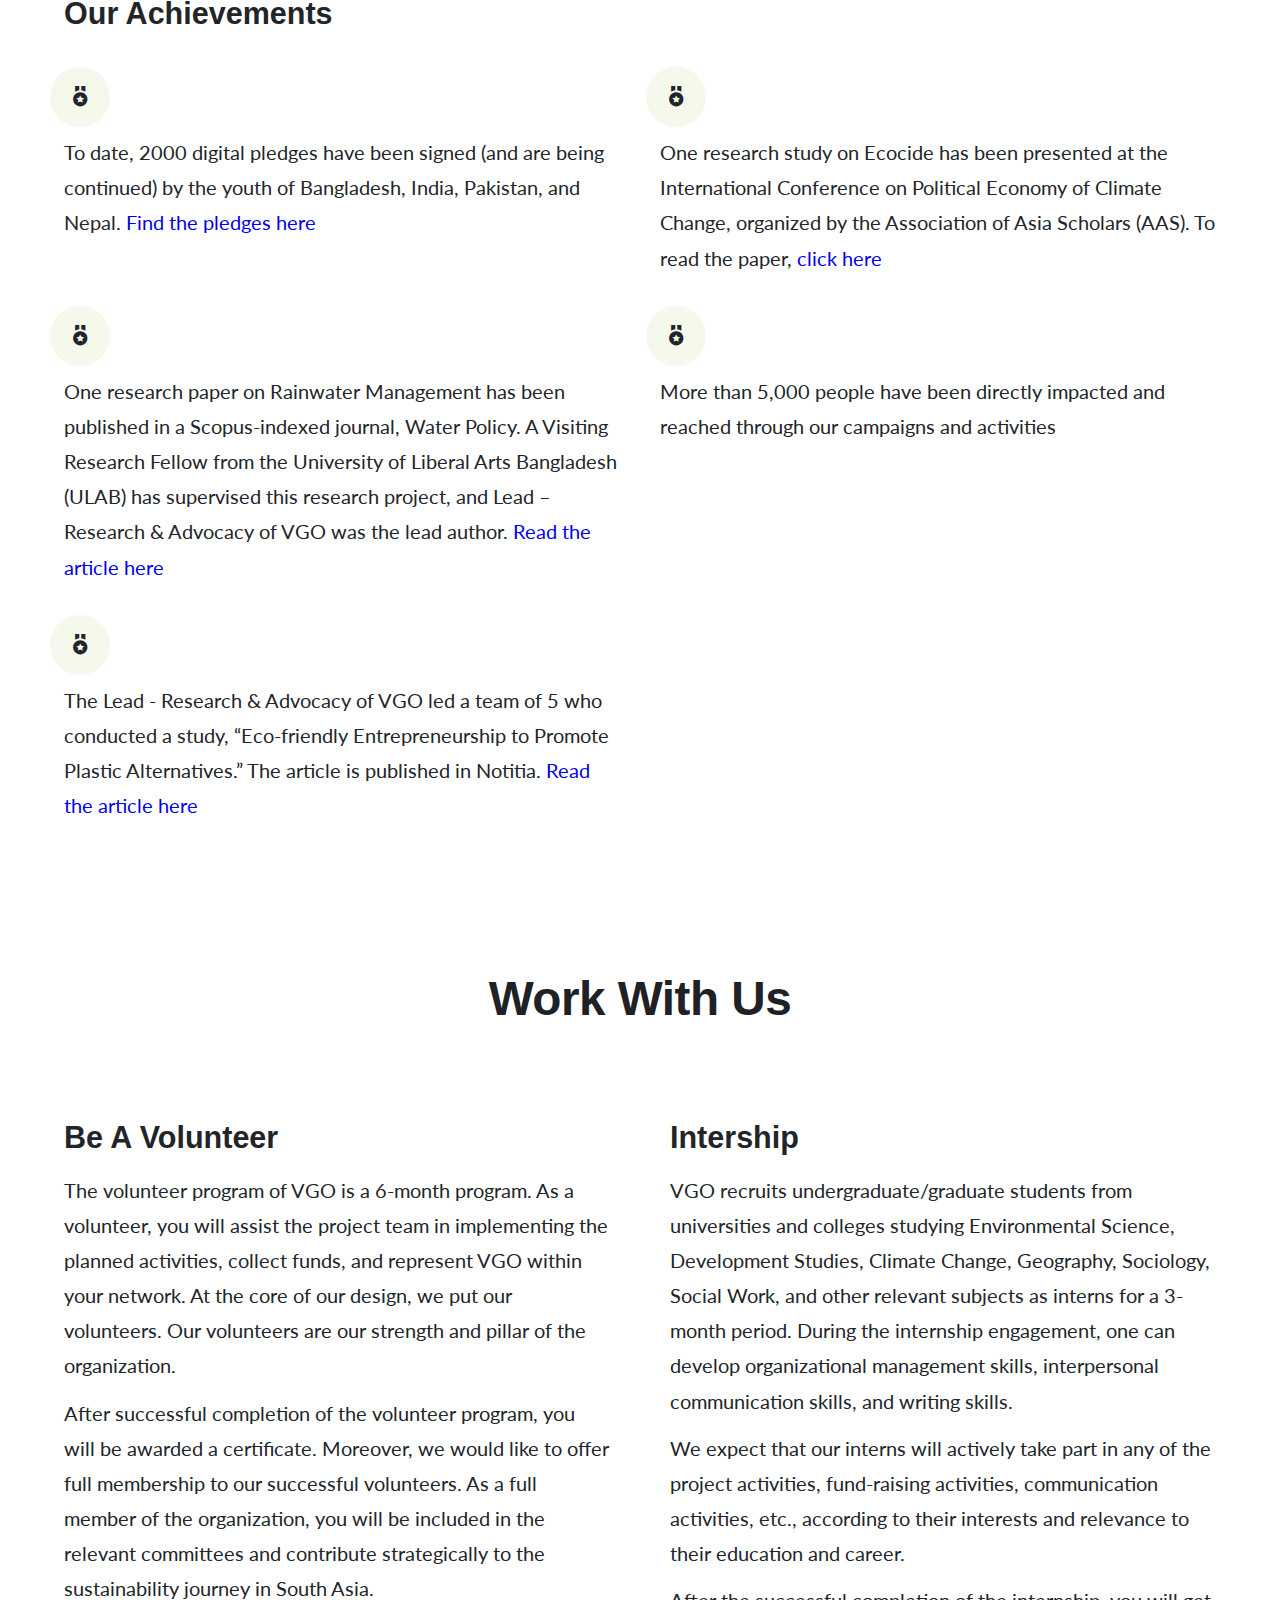
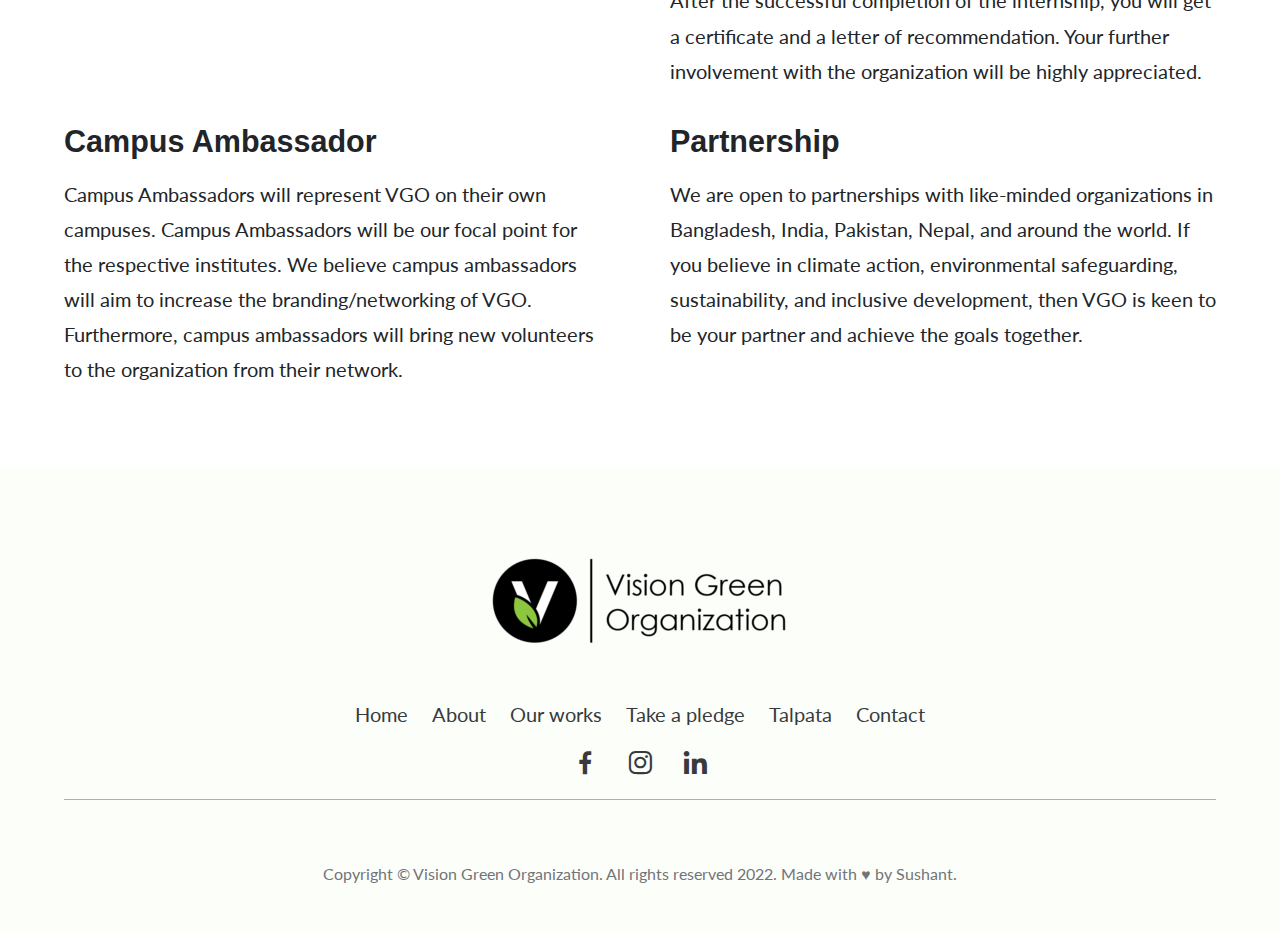
<file: our-works.html>
<!DOCTYPE html>
<html lang="en">
  <head>
    <!----------------- Required Metatags ----------------->
    <meta charset="UTF-8" />
    <meta http-equiv="X-UA-Compatible" content="IE=edge" />
    <meta name="viewport" content="width=device-width, initial-scale=1.0" />
    <link rel="preconnect" href="https://fonts.googleapis.com" />
    <!----------------- FavIcon ----------------->
    <link rel="apple-touch-icon" sizes="180x180" href="/apple-touch-icon.png" />
    <link rel="icon" type="image/png" sizes="32x32" href="/favicon-32x32.png" />
    <link rel="icon" type="image/png" sizes="16x16" href="/favicon-16x16.png" />
    <link rel="manifest" href="/site.webmanifest" />
    <!----------------- Google Fonts ----------------->
    <link rel="preconnect" href="https://fonts.gstatic.com" crossorigin />
    <link
      href="https://fonts.googleapis.com/css2?family=Lato:wght@400;700&family=Playfair+Display:wght@400;500;600;700&display=swap"
      rel="stylesheet"
    />
    <!----------------- BoxIcons ----------------->
    <link
      href="https://unpkg.com/boxicons@2.1.4/css/boxicons.min.css"
      rel="stylesheet"
    />

    <!----------------- Stylesheets ----------------->
    <link rel="stylesheet" href="assets/css/utilities.css" />
    <link rel="stylesheet" href="assets/css/style.css" />
    <link rel="stylesheet" href="assets/css/queries.css" />
    <title>Vision Green – Storytelling for Sustainability</title>
  </head>
  <body>
    <!----------------- Header Starts ----------------->
    <header class="header grid grid-center">
      <div class="container flex flex-items-center flex-justify-between">
        <a href="#" class="logo">
          <img src="assets/images/logo.png" alt="VGO Logo" class="logo__img" />
        </a>
        <nav class="nav">
          <ul class="nav__list flex flex-items-center">
            <li class="nav__list-item">
              <a href="index.html" class="nav__list-link">
                Home
                <i class="bx bx-chevron-right nav__list-icon"></i>
              </a>
            </li>
            <li class="nav__list-item">
              <a href="about.html" class="nav__list-link">
                About
                <i class="bx bx-chevron-right nav__list-icon"></i>
              </a>
            </li>
            <li class="nav__list-item">
              <a href="our-works.html" class="nav__list-link active">
                Our Works
                <i class="bx bx-chevron-right nav__list-icon"></i>
              </a>
            </li>
            <li class="nav__list-item">
              <a href="#" class="nav__list-link">
                Take a Pledge
                <i class="bx bx-chevron-right nav__list-icon"></i>
              </a>
              <ul class="nav__sub-list">
                <li class="nav__sub-item">
                  <a href="bangla.html" class="nav__sub-link">Bangla</a>
                </li>
                <li class="nav__sub-item">
                  <a href="english.html" class="nav__sub-link">English</a>
                </li>
                <li class="nav__sub-item">
                  <a href="hindi.html" class="nav__sub-link">Hindi</a>
                </li>
                <li class="nav__sub-item">
                  <a href="nepali.html" class="nav__sub-link">Nepali</a>
                </li>
                <li class="nav__sub-item">
                  <a href="urdu.html" class="nav__sub-link">Urdu</a>
                </li>
              </ul>
            </li>
            <li class="nav__list-item">
              <a href="talpata.html" class="nav__list-link">
                Talpata
                <i class="bx bx-chevron-right nav__list-icon"></i>
              </a>
            </li>
            <li class="nav__list-item">
              <a href="contact.html" class="nav__list-link">
                Contact
                <i class="bx bx-chevron-right nav__list-icon"></i>
              </a>
            </li>
          </ul>
        </nav>
        <!-- Nav toggle button -->
        <div class="nav-toggle flex flex-column">
          <span class="nav-toggle__line nav-toggle__line--1"></span
          ><span class="nav-toggle__line nav-toggle__line--2"></span>
        </div>
      </div>
    </header>
    <!---------------X- Header Ends -X--------------->

    <main class="main">
      <section class="subpage-hero ourworks-hero grid grid-center">
        <div class="container subpage__container text-center">
          <h1 class="heading-primary subpage-hero__heading">
            Our works & Achievements
          </h1>
          <p class="subpage-hero__texts flex flex-center">
            <a href="index.html" class="subpage-hero__text">Home</a>
            <i class="bx bxs-chevrons-right subpage-hero__icon"></i>
            <a href="our-works.html" class="subpage-hero__text">Our works</a>
          </p>
        </div>
      </section>

      <!----------------- Our Work Starts ----------------->
      <section class="our-work-section">
        <div class="section-title container">
          <h2
            class="section-title__heading heading-secondary text-center text-capitalize"
          >
            Our works
          </h2>
        </div>
        <div class="works container grid grid-3-cols">
          <article class="work" data-work-count="1">
            <h3 class="work__title heading-tertiary text-capitalize">
              To disseminate digital “Sustainability” pledges
            </h3>
            <p class="work__text">
              To be signed and followed by children and young people to increase
              climate literacy and awareness
            </p>
          </article>
          <article class="work" data-work-count="2">
            <h3 class="work__title heading-tertiary text-capitalize">
              To organize webinars and workshops
            </h3>
            <p class="work__text">
              To provide a platform to the unheard voices who are the worst
              victims of climate change
            </p>
          </article>
          <article class="work" data-work-count="3">
            <h3 class="work__title heading-tertiary text-capitalize">
              To publish the first-ever sustainability e-magazine of South Asia,
              “Tal Pata”
            </h3>
            <p class="work__text">
              Our sustainability e-magazine, Tal Pata, is being published mainly
              in English and other South Asian languages. To find more,
              <a href="talpata.html">click here</a>
            </p>
          </article>
          <article class="work" data-work-count="4">
            <h3 class="work__title heading-tertiary text-capitalize">
              To facilitate the Climate Ambassador program
            </h3>
            <p class="work__text">
              In this program, the selected CAs iterate and prototype project
              ideas to minimize environmental degradation and achieve a
              sustainable solution
            </p>
          </article>
          <article class="work" data-work-count="5">
            <h3 class="work__title heading-tertiary text-capitalize">
              To conduct research and advocacy
            </h3>
            <p class="work__text">
              With an aim to understand the deeper linkages behind climate
              change and sustainability. The research we conduct helps us to do
              evidence-based advocacy to achieve sustainability
            </p>
          </article>
        </div>
        <!-- Our Achievements -->
        <div class="our-achievements container">
          <h3 class="our-achievements-heading heading-tertiary text-capitalize">
            our achievements
          </h3>
          <ul class="achievements grid grid-2-cols">
            <li class="achievement">
              <div class="achievement__icon bx bxs-medal"></div>
              <span class="achivement__text"
                >To date, 2000 digital pledges have been signed (and are being
                continued) by the youth of Bangladesh, India, Pakistan, and
                Nepal. <a href="bangla.html">Find the pledges here</a></span
              >
            </li>
            <li class="achievement">
              <div class="achievement__icon bx bxs-medal"></div>
              <span class="achivement__text"
                >One research study on Ecocide has been presented at the
                International Conference on Political Economy of Climate Change,
                organized by the Association of Asia Scholars (AAS). To read the
                paper,
                <a href=" https://doi.org/10.1142/13067">click here</a></span
              >
            </li>
            <li class="achievement">
              <div class="achievement__icon bx bxs-medal"></div>
              <span class="achivement__text"
                >One research paper on Rainwater Management has been published
                in a Scopus-indexed journal, Water Policy. A Visiting Research
                Fellow from the University of Liberal Arts Bangladesh (ULAB) has
                supervised this research project, and Lead – Research & Advocacy
                of VGO was the lead author.
                <a href="https://doi.org/10.2166/wp.2022.290"
                  >Read the article here</a
                ></span
              >
            </li>
            <li class="achievement">
              <div class="achievement__icon bx bxs-medal"></div>
              <span class="achivement__text"
                >More than 5,000 people have been directly impacted and reached
                through our campaigns and activities</span
              >
            </li>
            <li class="achievement">
              <div class="achievement__icon bx bxs-medal"></div>
              <span class="achivement__text"
                >The Lead - Research & Advocacy of VGO led a team of 5 who
                conducted a study, “Eco-friendly Entrepreneurship to Promote
                Plastic Alternatives.” The article is published in Notitia.
                <a href=" https://hrcak.srce.hr/287421"
                  >Read the article here</a
                ></span
              >
            </li>
          </ul>
        </div>
      </section>
      <!---------------X- Our Work Ends -X--------------->

      <section class="work-with-us-section">
        <div class="section-title container">
          <h2
            class="section-title__heading heading-secondary text-center text-capitalize"
          >
            Work with us
          </h2>
        </div>
        <div class="jobs container grid grid-2-cols grid-justify-center">
          <div class="job">
            <h3 class="job__title heading-tertiary">Be a Volunteer</h3>
            <p class="job__text">
              The volunteer program of VGO is a 6-month program. As a volunteer,
              you will assist the project team in implementing the planned
              activities, collect funds, and represent VGO within your network.
              At the core of our design, we put our volunteers. Our volunteers
              are our strength and pillar of the organization.
            </p>
            <p class="job__text mgt-md">
              After successful completion of the volunteer program, you will be
              awarded a certificate. Moreover, we would like to offer full
              membership to our successful volunteers. As a full member of the
              organization, you will be included in the relevant committees and
              contribute strategically to the sustainability journey in South
              Asia.
            </p>
          </div>
          <div class="job">
            <h3 class="job__title heading-tertiary">Intership</h3>
            <p class="job__text">
              VGO recruits undergraduate/graduate students from universities and
              colleges studying Environmental Science, Development Studies,
              Climate Change, Geography, Sociology, Social Work, and other
              relevant subjects as interns for a 3-month period. During the
              internship engagement, one can develop organizational management
              skills, interpersonal communication skills, and writing skills.
            </p>
            <p class="job__text mgt-md">
              We expect that our interns will actively take part in any of the
              project activities, fund-raising activities, communication
              activities, etc., according to their interests and relevance to
              their education and career.
            </p>
            <p class="job__text mgt-md">
              After the successful completion of the internship, you will get a
              certificate and a letter of recommendation. Your further
              involvement with the organization will be highly appreciated.
            </p>
          </div>
          <div class="job">
            <h3 class="job__title heading-tertiary">Campus Ambassador</h3>
            <p class="job__text">
              Campus Ambassadors will represent VGO on their own campuses.
              Campus Ambassadors will be our focal point for the respective
              institutes. We believe campus ambassadors will aim to increase the
              branding/networking of VGO. Furthermore, campus ambassadors will
              bring new volunteers to the organization from their network.
            </p>
          </div>
          <div class="job">
            <h3 class="job__title heading-tertiary">Partnership</h3>
            <p class="job__text">
              We are open to partnerships with like-minded organizations in
              Bangladesh, India, Pakistan, Nepal, and around the world. If you
              believe in climate action, environmental safeguarding,
              sustainability, and inclusive development, then VGO is keen to be
              your partner and achieve the goals together.
            </p>
          </div>
        </div>
      </section>
    </main>
    <!----------------- Footer ----------------->
    <footer class="footer">
      <div class="container text-center">
        <a href="#" class="footer__logo">
          <img
            src="assets/images/logo.png"
            alt="VGO Logo"
            class="footer__logo-img"
          />
        </a>
        <nav class="footer__nav">
          <ul class="footer__nav-list flex flex-center flex-wrap">
            <li class="footer__nav-item">
              <a href="index.html" class="footer__nav-link">Home</a>
            </li>
            <li class="footer__nav-item">
              <a href="about.html" class="footer__nav-link">About</a>
            </li>
            <li class="footer__nav-item">
              <a href="our-works.html" class="footer__nav-link">Our works</a>
            </li>
            <li class="footer__nav-item">
              <a href="#" class="footer__nav-link">Take a pledge</a>
            </li>
            <li class="footer__nav-item">
              <a href="talpata.html" class="footer__nav-link">Talpata</a>
            </li>
            <li class="footer__nav-item">
              <a href="contact.html" class="footer__nav-link">Contact</a>
            </li>
          </ul>
        </nav>
        <ul class="footer__social flex flex-center">
          <li class="footer__social-list">
            <a href="https://web.facebook.com/visiongreenorganization" class="footer__social-link">
              <i class="bx bxl-facebook footer__social-icon"></i>
            </a>
          </li>
          <li class="footer__social-list">
            <a href="https://instagram.com/vision_green_organization?igshid=Yzg5MTU1MDY=" class="footer__social-link">
              <i class="bx bxl-instagram footer__social-icon"></i>
            </a>
          </li>
          <li class="footer__social-list">
            <a
              href="https://www.linkedin.com/company/vision-green-organization/"
              class="footer__social-link"
            >
              <i class="bx bxl-linkedin footer__social-icon"></i>
            </a>
          </li>
        </ul>
        <span class="line"></span>
        <p class="footer__text text-center">
          Copyright &copy; Vision Green Organization. All rights reserved 2022.
          Made with &hearts; by Sushant.
        </p>
      </div>
    </footer>
    <!----------------- Custom JavaScript ----------------->
    <script src="assets/js/app.js"></script>
    <!----------------- jQuery Cdn ----------------->
    <script
      src="https://cdnjs.cloudflare.com/ajax/libs/jquery/3.6.1/jquery.min.js"
      integrity="sha512-aVKKRRi/Q/YV+4mjoKBsE4x3H+BkegoM/em46NNlCqNTmUYADjBbeNefNxYV7giUp0VxICtqdrbqU7iVaeZNXA=="
      crossorigin="anonymous"
      referrerpolicy="no-referrer"
    ></script>
  </body>
</html>
</file>
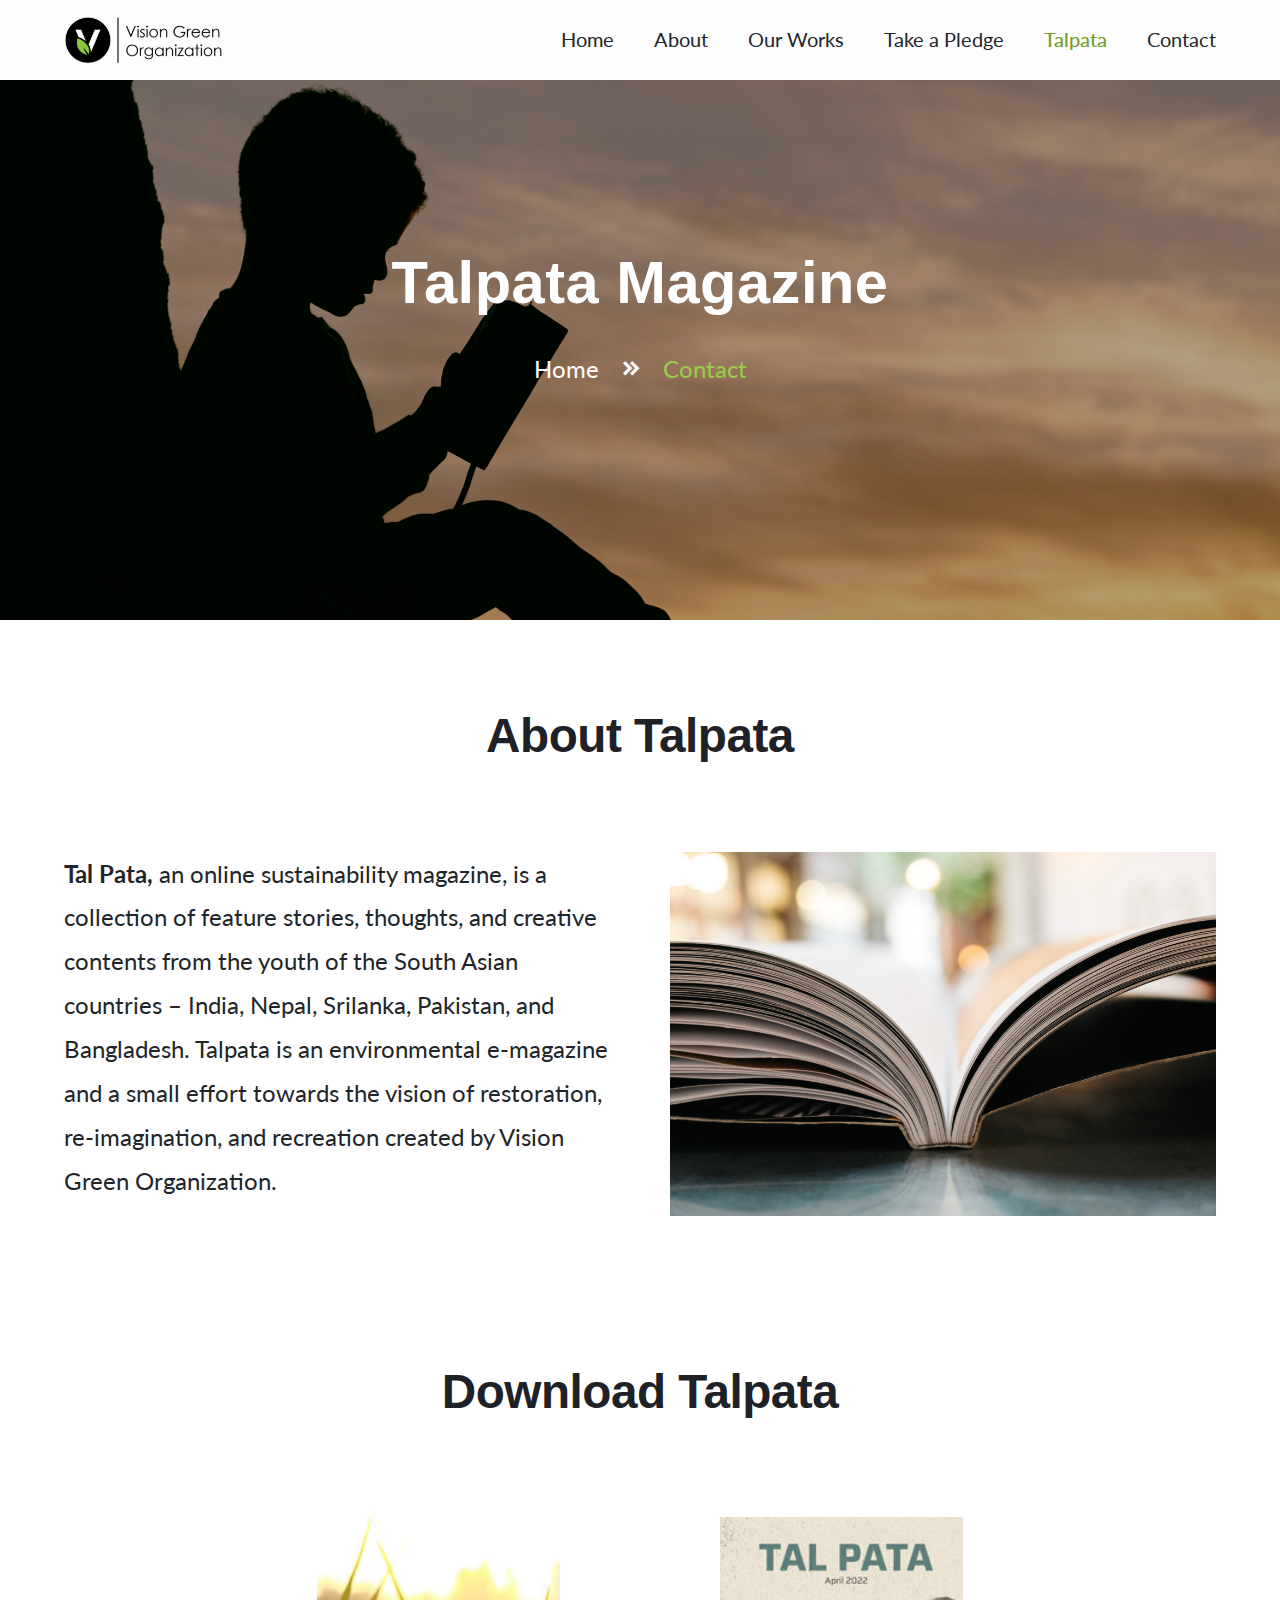
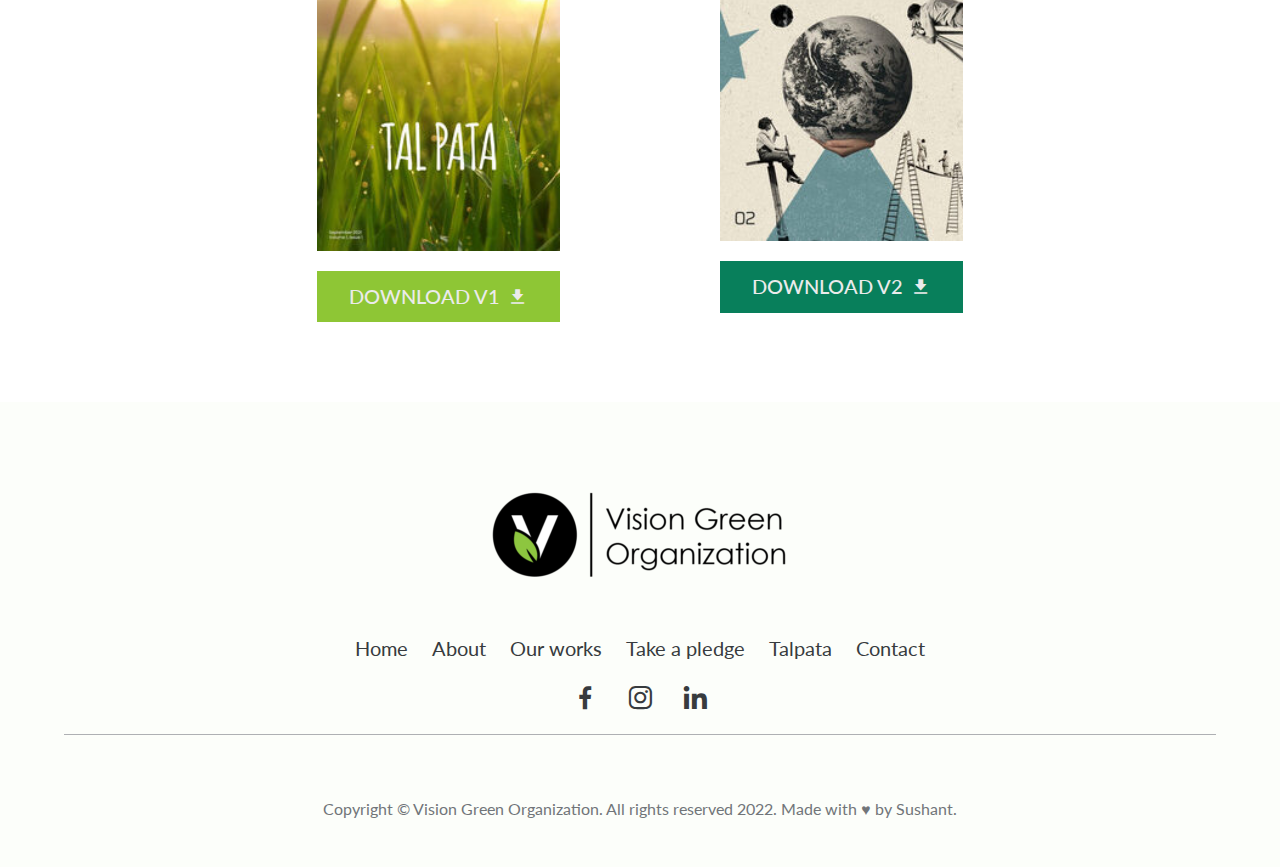
<file: talpata.html>
<!DOCTYPE html>
<html lang="en">
  <head>
    <!----------------- Required Metatags ----------------->
    <meta charset="UTF-8" />
    <meta http-equiv="X-UA-Compatible" content="IE=edge" />
    <meta name="viewport" content="width=device-width, initial-scale=1.0" />
    <link rel="preconnect" href="https://fonts.googleapis.com" />
    <!----------------- FavIcon ----------------->
    <link rel="apple-touch-icon" sizes="180x180" href="/apple-touch-icon.png" />
    <link rel="icon" type="image/png" sizes="32x32" href="/favicon-32x32.png" />
    <link rel="icon" type="image/png" sizes="16x16" href="/favicon-16x16.png" />
    <link rel="manifest" href="/site.webmanifest" />
    <!----------------- Google Fonts ----------------->
    <link rel="preconnect" href="https://fonts.gstatic.com" crossorigin />
    <link
      href="https://fonts.googleapis.com/css2?family=Lato:wght@400;700&family=Playfair+Display:wght@400;500;600;700&display=swap"
      rel="stylesheet"
    />
    <!----------------- BoxIcons ----------------->
    <link
      href="https://unpkg.com/boxicons@2.1.4/css/boxicons.min.css"
      rel="stylesheet"
    />

    <!----------------- Stylesheets ----------------->
    <link rel="stylesheet" href="assets/css/utilities.css" />
    <link rel="stylesheet" href="assets/css/style.css" />
    <link rel="stylesheet" href="assets/css/queries.css" />
    <title>Vision Green – Storytelling for Sustainability</title>
  </head>
  <body>
    <!----------------- Header Starts ----------------->
    <header class="header grid grid-center">
      <div class="container flex flex-items-center flex-justify-between">
        <a href="#" class="logo">
          <img src="assets/images/logo.png" alt="VGO Logo" class="logo__img" />
        </a>
        <nav class="nav">
          <ul class="nav__list flex flex-items-center">
            <li class="nav__list-item">
              <a href="index.html" class="nav__list-link">
                Home
                <i class="bx bx-chevron-right nav__list-icon"></i>
              </a>
            </li>
            <li class="nav__list-item">
              <a href="about.html" class="nav__list-link">
                About
                <i class="bx bx-chevron-right nav__list-icon"></i>
              </a>
            </li>
            <li class="nav__list-item">
              <a href="our-works.html" class="nav__list-link">
                Our Works
                <i class="bx bx-chevron-right nav__list-icon"></i>
              </a>
            </li>
            <li class="nav__list-item">
              <a href="#" class="nav__list-link">
                Take a Pledge
                <i class="bx bx-chevron-right nav__list-icon"></i>
              </a>
              <ul class="nav__sub-list">
                <li class="nav__sub-item">
                  <a href="bangla.html" class="nav__sub-link">Bangla</a>
                </li>
                <li class="nav__sub-item">
                  <a href="english.html" class="nav__sub-link">English</a>
                </li>
                <li class="nav__sub-item">
                  <a href="hindi.html" class="nav__sub-link">Hindi</a>
                </li>
                <li class="nav__sub-item">
                  <a href="nepali.html" class="nav__sub-link">Nepali</a>
                </li>
                <li class="nav__sub-item">
                  <a href="urdu.html" class="nav__sub-link">Urdu</a>
                </li>
              </ul>
            </li>
            <li class="nav__list-item">
              <a href="talpata.html" class="nav__list-link active">
                Talpata
                <i class="bx bx-chevron-right nav__list-icon"></i>
              </a>
            </li>
            <li class="nav__list-item">
              <a href="contact.html" class="nav__list-link">
                Contact
                <i class="bx bx-chevron-right nav__list-icon"></i>
              </a>
            </li>
          </ul>
        </nav>
        <!-- Nav toggle button -->
        <div class="nav-toggle flex flex-column">
          <span class="nav-toggle__line nav-toggle__line--1"></span
          ><span class="nav-toggle__line nav-toggle__line--2"></span>
        </div>
      </div>
    </header>
    <!---------------X- Header Ends -X--------------->

    <main class="main">
      <section class="subpage-hero talpata-hero grid grid-center">
        <div class="container subpage__container text-center">
          <h1 class="heading-primary subpage-hero__heading">Talpata magazine</h1>
          <p class="subpage-hero__texts flex flex-center">
            <a href="index.html" class="subpage-hero__text">Home</a>
            <i class="bx bxs-chevrons-right subpage-hero__icon"></i>
            <a href="contact.html" class="subpage-hero__text">Contact</a>
          </p>
        </div>
      </section>

             <!----------------- About talpata starts ----------------->
             <section class="about-talpata-section">
                <div class="container section-title">
                    <h2 class="section-title__heading heading-secondary text-center">
                        About talpata
                    </h2>
                    </div>
                    <div class="container talpata grid grid-2-cols">
                        <div class="talpata__text-box">
                            <b>Tal Pata,</b> an online sustainability magazine, is a collection of feature stories, thoughts, and creative contents from the youth of the South Asian countries – India, Nepal, Srilanka, Pakistan, and Bangladesh. Talpata is an environmental e-magazine and a small effort towards the vision of restoration, re-imagination, and recreation created by Vision Green Organization. 
                        </div>
                        <figure class="talpata__img-box">
                            <img src="assets/images/talpata/Tal Pata 2.jpg" alt="magazine on bed and a cup of coffee" class="talpata__img">
                        </figure>
                    </div>
             </section>
             <!---------------X- About talpata ends -X--------------->

 <section class="grab-talpata-section">
    <div class="container section-title">
        <h2 class="section-title__heading heading-secondary text-center">
            Download Talpata
        </h2>
        </div>
        <div class="container magazines flex flex-center">
            <article class="magazine magazine--1">
                <img src="assets/images/talpata/talpata-v1.jpg" class="magazine__img" alt="talpata volume 1">
                <a href="#" class="btn btn--primary btn--flex magazine__btn magazine__btn--1" data-volume="1">Download V1 <i class='bx bxs-download btn__icon'></i></a>
            </article>
            <article class="magazine magazine--2">
                <img src="assets/images/talpata/talpata-v2.jpg" class="magazine__img" alt="talpata volume 2">
                <a href="#" class="btn btn--secondary btn--flex magazine__btn magazine__btn--2" data-volume="2">Download V2 <i class='bx bxs-download btn__icon'></i></a>
            </article>
        </div>
 </section>

        <!----------------- Magazine download modal ----------------->

 <section class="magazine-download">
    <arrticle class="magazine-modal">
        <figure class="magazine-modal__img-wrapper">
            <img src="assets/images/talpata/talpata-v1-inner.jpg" alt="talpata magazine v1" class="magazine-img">
        </figure>
        <div class="magazine-modal__content">
            <h3 class="magazine-name heading-tertiary text-capitalize">
                Talpata magazine
            </h3>
            <p class="magazine-text">
                This magazine is totally free of cost and downloadble. Click the button below to download TALPATA.
            </p>
            <div class="magazine-btns flex flex-items-center">
                <a href="#" target="_blank" class="btn btn--primary btn--flex magazine-download-btn">Download <i class='bx bx-download btn__icon'></i></a>
                <button class="btn btn--secondary btn--flex close-modal">Close <i class='bx bx-cross btn__icon'></i></button>
            </div>
        </div>
    </arrticle>
 </section>
       <!----------------- Footer ----------------->
    <footer class="footer">
        <div class="container text-center">
          <a href="#" class="footer__logo">
            <img
              src="assets/images/logo.png"
              alt="VGO Logo"
              class="footer__logo-img"
            />
          </a>
          <nav class="footer__nav">
            <ul class="footer__nav-list flex flex-center flex-wrap">
              <li class="footer__nav-item">
                <a href="index.html" class="footer__nav-link">Home</a>
              </li>
              <li class="footer__nav-item">
                <a href="#" class="footer__nav-link">About</a>
              </li>
              <li class="footer__nav-item">
                <a href="#" class="footer__nav-link">Our works</a>
              </li>
              <li class="footer__nav-item">
                <a href="#" class="footer__nav-link">Take a pledge</a>
                <ul class="nav__sub-list">
                  <li class="nav__sub-item">
                    <a href="bangla.html" class="nav__sub-link">Bangladesh</a>
                  </li>
                  <li class="nav__sub-item">
                    <a href="hindi.html" class="nav__sub-link">India</a>
                  </li>
                  <li class="nav__sub-item">
                    <a href="urdu.html" class="nav__sub-link">Pakistan</a>
                  </li>
                  <li class="nav__sub-item">
                    <a href="#" class="nav__sub-link">Nepal</a>
                  </li>
                  <li class="nav__sub-item">
                    <a href="english.html" class="nav__sub-link">English</a>
                  </li>
                </ul>
              </li>
              <li class="footer__nav-item">
                <a href="#" class="footer__nav-link">Talpata</a>
              </li>
              <li class="footer__nav-item">
                <a href="#" class="footer__nav-link">Contact</a>
              </li>
            </ul>
          </nav>
          <ul class="footer__social flex flex-center">
            <li class="footer__social-list">
              <a href="https://web.facebook.com/visiongreenorganization" class="footer__social-link">
                <i class="bx bxl-facebook footer__social-icon"></i>
              </a>
            </li>
            <li class="footer__social-list">
              <a href="https://instagram.com/vision_green_organization?igshid=Yzg5MTU1MDY=" class="footer__social-link">
                <i class="bx bxl-instagram footer__social-icon"></i>
              </a>
            </li>
            <li class="footer__social-list">
              <a href="https://www.linkedin.com/company/vision-green-organization/" class="footer__social-link">
                <i class="bx bxl-linkedin footer__social-icon"></i>
              </a>
            </li>
          </ul>
          <span class="line"></span>
          <p class="footer__text text-center">
            Copyright &copy; Vision Green Organization. All rights reserved 2022.
            Made with &hearts; by Sushant.
          </p>
        </div>
      </footer>
      <!----------------- Custom JavaScript ----------------->
      <script src="assets/js/app.js"></script>
      <!----------------- jQuery Cdn ----------------->
      <script
        src="https://cdnjs.cloudflare.com/ajax/libs/jquery/3.6.1/jquery.min.js"
        integrity="sha512-aVKKRRi/Q/YV+4mjoKBsE4x3H+BkegoM/em46NNlCqNTmUYADjBbeNefNxYV7giUp0VxICtqdrbqU7iVaeZNXA=="
        crossorigin="anonymous"
        referrerpolicy="no-referrer"
      ></script>
    </body>
  </html>
</file>
<file: assets/css/utilities.css>
/***************************************/
/* Variables */
/***************************************/
:root {
  /* Font Family */
  --ff-primary: "Montserrat", sans-serif;
  --ff-secondary: "Lato", sans-serif;
  /* Font Size */
  --fs-900: 5.96rem;
  --fs-800: 4.768rem;
  --fs-700: 3.815rem;
  --fs-600: 3.052rem;
  --fs-500: 2.441rem;
  --fs-400: 1.953rem;
  --fs-300: 1.563rem;
  --fs-200: 1.25rem;
  --fs-100: 1rem;

  /* Font Weight */
  --fw-400: 400;
  --fw-500: 500;
  --fw-600: 600;
  --fw-700: 700;
  --fw-800: 800;

  /* Colors */
  --clr-primary-200: #a5d15d;
  --clr-primary-300: #99cc49;
  --clr-primary-400: #8ec635;
  --clr-primary-500: #80b230;
  --clr-primary-600: #729e2a;

  --clr-secondary-200: #373b3e;
  --clr-secondary-300: #212529;
  --clr-secondary-400: #1e2125;
  --clr-secondary-500: #1a1e21;
  --clr-secondary--600: #171a1d;

  --clr-tertiary-200: #39997c;
  --clr-tertiary-300: #218c6b;
  --clr-tertiary-400: #087f5b;
  --clr-tertiary-500: #077252;
  --clr-tertiary-600: #066649;

  --clr-gray: #717579;
  --clr-gray-light: #85898c;
  --clr-gray-light-2: #9a9da0;
  --clr-gray-light-3: #aeb0b3;

  --clr-white: #fff;
  --clr-light: #fdfdfd;
  --clr-light-2: #ebebeb;

  --bg-primary: #fcfefa;
  --bg-primary-dark: #f4f9eb;

  /* BoxShadow */
  --bx-shadow-light: 0 2px 10px rgba(0, 0, 0, 0.1);
  /* Transition */
  --transition-fast: 300ms;
  --transition-default: 400ms;
  --transition-medium: 600ms;
  --transition-slow: 900ms;
}

/***************************************/
/* Reset Styles */
/***************************************/
*,
*::before,
*::after {
  margin: 0;
  padding: 0;
  box-sizing: border-box;
}
body {
  font-family: var(--ff-secondary);
  font-weight: 400;
  line-height: 1;
  overflow-x: hidden;
}
html {
  font-size: 62.5%;
  scroll-behavior: smooth;
}
section {
  overflow-x: hidden;
}
a {
  text-decoration: none;
  outline: none;
  cursor: pointer;
}
img {
  display: block;
  max-width: 100%;
}
ul {
  list-style: none;
}
input,
button,
textarea {
  font-family: inherit;
  border: none;
}
h1,
h2,
h3,
h4,
h5,
h6 {
  font-family: var(--ff-primary);
}
/***************************************/
/* Reusable Classes */
/***************************************/
.container {
  width: min(120rem, 90%);
  margin: 0 auto;
}
.section-title {
  margin-bottom: 6rem;
}
/* Margin */
.mg-right-sm {
  margin-right: 4rem;
}
/* Text */
.text-center {
  text-align: center;
}
.text-left {
  text-align-last: left;
}
.text-right {
  text-align: right;
}
.text-uppercase {
  text-transform: uppercase;
}
.text-lowercase {
  text-transform: lowercase;
}
.text-capitalize {
  text-transform: capitalize;
}

/* Display */
.display-block {
  display: block;
}
.display-inline {
  display: inline;
}
.display-inline-block {
  display: inline-block;
}

/* Flex */
.flex {
  display: flex;
}
.flex-center {
  align-items: center;
  justify-content: center;
}
.flex-items-start {
  align-items: flex-start;
}
.flex-items-end {
  align-items: flex-end;
}
.flex-items-center {
  align-items: center;
}
.flex-justify-start {
  justify-content: flex-start;
}
.flex-justify-end {
  justify-content: flex-end;
}
.flex-justify-center {
  justify-content: center;
}
.flex-justify-between {
  justify-content: space-between;
}
.flex-column {
  flex-direction: column;
}
.flex-wrap {
  flex-wrap: wrap;
}
.flex-grow {
  flex-grow: 1;
}
.flex-1 {
  flex: 1;
}

/* Grid */
.grid {
  display: grid;
}
.grid-center {
  place-items: center;
}
.grid-items-start {
  align-items: start;
}
.grid-items-end {
  align-items: end;
}
.grid-items-center {
  align-items: center;
}
.grid-justify-start {
  justify-content: start;
}
.grid-justify-end {
  justify-content: end;
}
.grid-justify-center {
  justify-content: center;
}
.grid-2-cols {
  grid-template-columns: repeat(2, 1fr);
}
.grid-3-cols {
  grid-template-columns: repeat(3, 1fr);
}
.grid-4-cols {
  grid-template-columns: repeat(4, 1fr);
}
.grid-6-cols {
  grid-template-columns: repeat(2, 1fr);
}

/* Heading */
.heading-primary {
  font-size: var(--fs-900);
  font-weight: var(--fw-600);
  letter-spacing: 0.5px;
}
.heading-secondary {
  font-size: var(--fs-800);
  color: var(--clr-secondary-400);
  font-weight: var(--fw-600);
  line-height: 1.5;
  letter-spacing: -0.5px;
  text-transform: capitalize;
}
.heading-tertiary {
  font-size: var(--fs-600);
  color: var(--clr-secondary-300);
  line-height: 1.5;
}
.section-title__heading {
  margin-bottom: 8rem;
}
/* Buttons */
.btn:link,
.btn:visited,
.btn {
  display: inline-block;
  padding: 1.6rem 3.2rem;
  font-size: var(--fs-400);
  text-transform: uppercase;
  font-weight: var(--fw-500);
  transition: all var(--transition-fast);
  cursor: pointer;
}
.btn--primary:link,
.btn--primary:visited,
.btn--primary {
  background-color: var(--clr-primary-400);
  color: var(--clr-light-2);
}
.btn--primary:hover,
.btn--primary:active,
.btn--primary {
  background-color: var(--clr-primary-500);
}
.btn--secondary:link,
.btn--secondary:visited {
  background-color: var(--clr-tertiary-400);
  color: var(--clr-light-2);
}
.btn--secondary:hover,
.btn--secondary:active,
.btn--secondary {
  background-color: var(--clr-tertiary-500);
}
.btn--flex {
  display: inline-flex !important;
  align-items: center;
  column-gap: 0.8rem;
}
</file>
<file: assets/css/style.css>
/***************************************/
/* Header */
/***************************************/

.header {
  width: 100%;
  height: 8rem;
  background-color: var(--clr-light);
  position: fixed;
  top: 0;
  left: 0;
  z-index: 999;
  transition: all var(--transition-default);
}
.header.active {
  box-shadow: var(--bx-shadow-light);
}
.logo__img {
  width: 16rem;
}
.nav__list {
  gap: 4rem;
}
.nav__list-item {
  position: relative;
}
.nav__list-link:link,
.nav__list-link:visited,
.footer__nav-link:link,
.footer__nav-link:visited {
  font-size: var(--fs-400);
  color: var(--clr-secondary-300);
  transition: all var(--transition-default);
}
.nav__list-link:hover,
.nav__list-link:active,
.nav__list-link.active,
.footer__nav-link:hover,
.footer__nav-link:active {
  color: var(--clr-primary-600);
  font-weight: var(--fw-500);
}
.nav__list-icon {
  display: none;
}
.nav__sub-list {
  position: absolute;
  left: 0;
  /* bottom: -18.7rem; */
  width: 15rem;
  background-color: var(--clr-light);
  display: none;
}
.nav__list-item:hover .nav__sub-list,
.nav__list-item:active .nav__sub-list {
  display: block;
}
.nav__sub-item {
  width: 100%;
  padding: 1rem;
  font-size: var(--fs-400);
  transition: all var(--transition-default);
}
.nav__sub-link {
  color: var(--clr-gray);
  transition: all var((--transition-fast));
}
.nav__sub-link:hover {
  color: var(--clr-secondary-200);
}
.nav-toggle {
  display: none;
}

/***************************************/
/* Hero */
/***************************************/
.hero {
  width: 100vw;
  height: 100vh;
  background-image: linear-gradient(rgba(0, 0, 0, 0.3), rgba(0, 0, 0, 0.3)),
    url("../images/home-bg.jpg");
  background-size: cover;
  position: relative;
}
/* .hero__content {
    padding: 10rem;
    border: 2px solid var(--clr-primary-200);
    outline: 2px solid var(--clr-white);
    outline-offset: 8px;
} */
.hero__heading {
  color: var(--clr-white);
  margin-bottom: 2rem;
}
.hero__hastag {
  font-size: 3rem;
  font-weight: 500;
  color: var(--clr-white);
  padding-bottom: 2rem;
}
.hero__text {
  font-size: var(--fs-400);
  color: var(--clr-light-2);
  line-height: 1.7;
  padding: 0 4rem;
  margin-bottom: 6rem;
}
.scroll-down {
  font-size: var(--fs-800);
  color: var(--clr-gray-light-3);
  position: absolute;
  left: 50%;
  transform: translate(-50%, 0);
  bottom: 10%;
  animation: scrollDown 3000ms linear infinite;
}
@keyframes scrollDown {
  0% {
    opacity: 0;
  }
  40% {
    opacity: 1;
  }
  80% {
    opacity: 0;
    transform: translate(-50%, 3rem);
  }
  100% {
    opacity: 0;
  }
}

.hero__social {
  position: absolute;
  bottom: 10%;
  right: 10%;
  gap: 2rem;
}
.hero__social-link:link,
.hero__social-link:visited {
  display: inline-block;
  color: var(--clr-light-2);
  font-size: var(--fs-500);
  transition: all var(--transition-default);
}
.hero__social-link:hover,
.hero__social-link:active {
  color: var(--clr-primary-400);
  transform: translateY(-1rem);
}

/***************************************/
/* stats */
/***************************************/
.stats-section {
  background-color: var(--clr-white);
  box-shadow: var(--bx-shadow-light);
}
.stats {
  column-gap: 2.4rem;
  cursor: pointer;
}
.stat {
  padding: 4rem 0;
  text-align: center;
  transition: var(--transition-default);
}
.stat:nth-child(1):hover {
  background-color: rgba(142, 198, 53, 0.1);
}
.stat:nth-child(2):hover {
  background-color: rgba(30, 33, 37, 0.1);
}
.stat:nth-child(3):hover {
  background-color: rgba(8, 127, 91, 0.1);
}
.stat:nth-child(4):hover {
  background-color: rgba(142, 198, 53, 0.1);
}
.stat__icon {
  font-size: var(--fs-800);
  color: var(--clr-primary-600);
  margin-bottom: 1.6rem;
}
.stat__count {
  font-family: var(--ff-secondary);
  font-size: var(--fs-600);
  color: var(--clr-secondary-300);
  margin-bottom: 1.2rem;
}
.stat__text {
  text-transform: uppercase;
  color: var(--clr-gray);
  font-size: var(--fs-400);
}

/***************************************/
/* Goals */
/***************************************/
.goal-section {
  padding: 8.8rem 0;
  padding-top: 14rem;
}
.goal {
  column-gap: 7.2rem;
  row-gap: 8.4rem;
}
.goal__heading {
  margin-bottom: 2.8rem;
}
.goal__subheading {
  font-size: var(--fs-400);
  text-transform: uppercase;
  font-weight: var(--fw-600);
  letter-spacing: 1px;
  color: var(--clr-primary-600);
  margin-bottom: 2.4rem;
  line-height: 1.5;
}
.goal__list {
  gap: 2rem;
  line-height: 1.5;
}
.goal__list-item {
  display: flex;
  align-items: flex-start;
  gap: 1.4rem;
  font-size: var(--fs-400);
  color: var(--clr-secondary-200);
}

/***************************************/
/* Flag Maps */
/***************************************/
.flagmap-section {
  padding: 8.8rem 0;
}
.flags {
  gap: 4rem;
}

/***************************************/
/* CTA */
/***************************************/
.cta {
  width: 100%;
  padding: 9rem 0;
  background-image: linear-gradient(rgba(0, 0, 0, 0.3), rgba(0, 0, 0, 0.3)),
    url("../images/cta.jpg");
  background-size: cover;
  background-position: 500 200;
  margin: 4.4rem 0 8.8rem 0;
}
.cta__subheading {
  color: var(--clr-light);
  margin-bottom: 0.8rem;
}
.cta__heading {
  color: var(--clr-white);
  margin-bottom: 4.8rem;
}
.cta__btn {
  align-self: center;
}

/***************************************/
/* Footer
/***************************************/
.footer {
  background-color: var(--bg-primary);
  padding: 8.8rem 0 4.4rem 0;
}
.footer__logo {
  display: flex;
  align-items: center;
  justify-content: center;
  margin-bottom: 6rem;
}
.footer__nav-list {
  gap: 2.4rem;
  margin-bottom: 2.4rem;
}
.footer__nav-link {
  color: var(--clr-secondary-200) !important;
}
.footer__social {
  gap: 2.4rem;
  margin-bottom: 2rem;
}
.footer__social-icon {
  font-size: var(--fs-600);
  color: var(--clr-secondary-200);
}
.footer__text {
  font-size: var(--fs-300);
  color: var(--clr-gray);
  line-height: 1.8;
}
.line {
  display: block;
  width: 100%;
  height: 1.5px;
  background-color: var(--clr-gray-light-3);
  margin-bottom: 6rem;
}

/*************************************************/
/* ABOUT */
/*************************************************/
.subpage-hero {
  width: 100vw;
  height: calc(60vh + 8rem);
  background-size: cover;
  background-position: center;
}
.about-hero {
  background-image: linear-gradient(rgba(0, 0, 0, 0.3), rgba(0, 0, 0, 0.3)),
    url("../images/about/about-hero-bg.jpg");
}
.subpage-hero__heading {
  color: var(--clr-white);
  text-transform: capitalize;
  line-height: 1.5;
}
.subpage-hero__texts {
  margin-top: 3rem;
  gap: 2rem;
}
.subpage-hero__text {
  color: var(--clr-light);
  font-size: var(--fs-500);
}
.subpage-hero__text:last-child {
  color: var(--clr-primary-300);
}
.subpage-hero__icon {
  font-size: var(--fs-500);
  color: var(--clr-light);
}
.about-section {
  padding: 8rem 0 6rem 0;
}
.about-section .section-title__heading {
  margin-bottom: 8rem;
}
.about {
  gap: 8rem;
}
.about__img-box {
  width: 100%;
}
.about__img {
  width: 100%;
}
.about__heading {
  font-size: var(--fs-700);
  margin-bottom: 2rem;
  text-transform: capitalize;
  color: var(--clr-secondary-300) !important;
}
.about__text {
  font-size: var(--fs-400);
  color: var(--clr-secondary-300);
  line-height: 1.8;
}

/***************************************/
/* Core Values */
/***************************************/
.core-values-section {
  padding: 3rem 0 8rem 0;
}
.core-values {
  gap: 6rem;
}
.core-value__icon-box {
  width: 7rem;
  position: relative;
  margin-bottom: 3rem;
}
.core-value__icon-box::before,
.core-value__icon-box::after {
  content: "";
  width: 10rem;
  height: 10rem;
  background-color: var(--bg-primary-dark);
  border-radius: 50%;
  position: absolute;
  top: 50%;
  left: 50%;
  transform: translate(-50%, -50%);
  z-index: -2;
}
.core-value__heading {
  text-transform: capitalize;
  margin-bottom: 1.2rem;
}
.core-value__text {
  font-size: var(--fs-400);
  color: var(--clr-secondary-300);
  line-height: 1.6;
}

/***************************************/
/* Our Approaches */
/***************************************/
.our-approaches-heading {
  font-size: var(--fs-700);
  margin-top: 4rem;
}
.approaches {
  margin-top: 2.4rem;
  gap: 2rem;
}
.approaches__approach {
  font-size: var(--fs-400);
  color: var(--clr-secondary-300);
  gap: 1.2rem;
}
.approaches__icon {
  font-size: var(--fs-500);
}

/***************************************/
/* Our Objective */
/***************************************/
.our-objective-section {
  padding: 6rem 0 8rem 0;
}
.objective__content {
  gap: 6rem;
}
.objective__text {
  font-size: var(--fs-400);
  color: var(--clr-secondary-300);
  line-height: 1.8;
  margin-bottom: 1.2rem;
}
.objective__list {
  margin-top: 0.8rem;
}
.objective__list-item {
  font-size: var(--clr-secondary-300);
  font-size: var(--fs-400);
  line-height: 1.6;
  gap: 1.2rem;
}

/***************************************/
/* Our Team */
/***************************************/
.our-team-section {
  padding: 6rem 0 8rem 0;
}
.our-team--2 {
  margin-top: 6rem;
}
.teams {
  column-gap: 4rem;
  row-gap: 6rem;
}
.our-team-heading {
  margin-bottom: 2rem;
}
.team {
  background-color: var(--clr-white);
  box-shadow: var(--bx-shadow-light);
}
.team__img-box {
  width: 100%;
  height: 25.333rem;
}
.team__img {
  width: 100%;
  height: 100%;
  object-fit: cover;
  object-position: top center;
}
.team__content {
  padding: 3rem 1.6rem 2rem 1.6rem;
}
.team__name {
  font-size: var(--fs-500);
  font-weight: var(--fw-600);
  color: var(--clr-secondary-300);
  line-height: 1.3;
}
.team__job {
  font-size: var(--fs-400);
  font-weight: var(--fw-500);
  color: var(--clr-gray);
  margin-top: 0.8rem;
  line-height: 1.3;
}
.team__linkedin {
  display: flex;
  align-items: center;
  justify-content: center;
  gap: 0.8rem;
  padding: 1.2rem 2.4rem;
  font-size: var(--fs-400);
  font-weight: var(--fw-500);
  letter-spacing: 1px;
  background-color: #0072b1;
  color: var(--clr-white);
  text-transform: uppercase;
  margin-top: 2.4rem;
}
.team__linkedin i {
  font-size: var(--fs-500);
}

/*************************************************/
/* CONTACT */
/*************************************************/
.contact-hero {
  background-image: linear-gradient(rgba(0, 0, 0, 0.3), rgba(0, 0, 0, 0.3)),
    url("../images/contact/contact-bg.jpg");
}
.contact-section {
  padding: 8rem 0;
}
.contact-ways {
  gap: 4rem;
}
.contact-box {
  text-align: center;
}
.contact-box__heading {
  text-transform: capitalize;
  margin-bottom: 2rem;
}
.contact-box__icon {
  font-size: var(--fs-800);
  color: var(--clr-secondary-300);
  margin-bottom: 0.8rem;
}
.contact-box__txt {
  font-size: var(--fs-400);
  color: var(--clr-secondary-200);
  line-height: 1.6;
}
.contact-box__socials {
  gap: 2rem;
}
.contact-box__socials-icon {
  font-size: var(--fs-600);
  color: var(--clr-secondary-200);
}
.form {
  margin-top: 6rem;
  gap: 3rem;
}
.form__group {
  gap: 3rem;
}
.form__input {
  width: 100%;
  font-size: var(--fs-400);
  color: var(--clr-secondary-200);
  border: 2px solid var(--clr-gray-light-3);
  padding: 1.2rem;
  outline: none;
}
.form__input:focus,
textarea:focus {
  border-color: var(--clr-primary-400);
}
textarea {
  max-height: 25rem;
  resize: none;
}
.form__btn {
  display: inline-block;
  padding: 1.2rem 3rem;
  font-size: var(--fs-400);
  font-weight: var(--fw-500);
  text-transform: capitalize;
  background-color: var(--clr-primary-400);
  color: var(--clr-white);
  cursor: pointer;
}

/*************************************************/
/* OUR WORKS */
/*************************************************/
.ourworks-hero {
  background-image: linear-gradient(rgba(0, 0, 0, 0.3), rgba(0, 0, 0, 0.3)),
    url("../images/our-works/our-works.jpg");
}
.our-work-section {
  padding: 8rem 0 8rem 0;
}
.works {
  column-gap: 3rem;
  row-gap: 4rem;
  margin-top: 12rem;
}
.work {
  position: relative;
}
.work::before {
  content: attr(data-work-count);
  position: absolute;
  top: -6rem;
  left: 0;
  font-size: var(--fs-900);
  color: transparent;
  -webkit-text-stroke-color: var(--clr-primary-200);
  -webkit-text-stroke-width: 2px;
}
.work__text {
  font-size: var(--fs-400);
  color: var(--clr-secondary-300);
  line-height: 1.6;
  margin-top: 1.2rem;
}
.our-achievements {
  margin-top: 8rem;
}
.our-achievements-heading {
  margin-bottom: 6rem;
}
.achievements {
  column-gap: 4rem;
  row-gap: 6rem;
}
.achievement {
  font-size: var(--fs-400);
  color: var(--clr-secondary-300);
  line-height: 1.8;
  display: flex;
  flex-direction: column;
  align-items: flex-start;
  gap: 0.8rem;
}
.achievement__icon {
  position: relative;
  z-index: 1;
  margin-bottom: 3rem;
  margin-left: 1.6rem;
}
.achievement__icon::before {
  content: attr(bx bxs-medal);
  position: absolute;
  top: 50%;
  left: 50%;
  transform: translate(-50%, -50%);
  width: 6rem;
  height: 6rem;
  background-color: var(--bg-primary-dark);
  border-radius: 50%;
  z-index: -1;
  font-size: var(--fs-500);
  color-scheme: var(--clr-secondary-300);
  display: flex;
  align-items: center;
  justify-content: center;
}

/*************************************************/
/* WORK WITH US */
/*************************************************/
.work-with-us-section {
  padding: 6rem 0 8rem 0;
}
.jobs {
  column-gap: 6rem;
  row-gap: 3rem;
}
.job:nth-child(odd) {
  /* text-align: right; */
}
.job__title {
  margin-bottom: 1.2rem;
  text-transform: capitalize;
}
.job__text {
  font-size: var(--fs-400);
  color: var(--clr-secondary-300);
  line-height: 1.8;
}
.mgt-md {
  margin-top: 1.2rem;
}

/*************************************************/
/* TALPATA */
/*************************************************/
.talpata-hero {
  background-image: linear-gradient(rgba(0, 0, 0, 0.3), rgba(0, 0, 0, 0.3)),
    url("../images/talpata/Tal Pata.jpg");
  background-position: top center;
}
.about-talpata-section {
  padding: 8rem 0;
}
.talpata {
  gap: 6rem;
}
.talpata__text-box {
  font-size: var(--fs-500);
  color: var(--clr-secondary-300);
  line-height: 1.8;
}
.talpata__img {
  width: 100%;
}

/***************************************/
/* Grab Talpata */
/***************************************/
.grab-talpata-section {
  padding: 6rem 0 8rem 0;
}
.magazines {
  gap: 16rem;
}
.magazine {
  overflow-x: hidden;
}
.magazine__img {
  width: 100%;
}
.magazine__btn {
  margin-top: 2rem;
}

/***************************************/
/* Magazine Modal */
/***************************************/
.magazine-download {
  width: 100vw;
  height: 100vh;
  background-color: rgba(0, 0, 0, 0.6);
  position: fixed;
  top: 0;
  left: 0;
  z-index: 999;
  display: flex;
  align-items: center;
  justify-content: center;
  transition: all 300ms;
  opacity: 0;
  visibility: hidden;
  pointer-events: none;
}
.magazine-download.active {
  opacity: 1;
  visibility: visible;
  pointer-events: auto;
}
.magazine-modal {
  width: min(45rem, 95%);
  height: 53rem;
  background-color: var(--clr-white);
}
.magazine-modal__img-wrapper {
  width: 100%;
  height: 50%;
}
.magazine-img {
  width: 100%;
  height: 100%;
  object-fit: cover;
}
.magazine-modal__content {
  padding: 2rem 1.2rem;
  height: 50%;
}
.magazine-name {
  margin-bottom: 1.2rem;
}
.magazine-text {
  font-size: var(--fs-400);
  color: var(--clr-secondary-300);
  line-height: 1.6;
  margin-bottom: 2rem;
}
.magazine-btns {
  gap: 2rem;
}

.pledges {
  padding-top: 10rem;
  padding-bottom: 2rem;
  display: grid;
  grid-template-columns: repeat(auto-fit, minmax(32rem, 1fr));
  grid-gap: 2rem;
}
.pledge-txt {
  font-size: 1.8rem;
  text-align: center;
  color: var(--clr-secondary-200);
  padding: 2rem;
  line-height: 1.7;
}
</file>
<file: assets/css/queries.css>
/***************************************/
/* Responsive Styles */
/***************************************/

/* Tablet - 920px */
@media (max-width: 57.5em) {
  /************ Navigation **********/
  .nav__list {
    gap: 2rem;
  }
  /* Goal */
  .goal {
    grid-template-columns: 1fr;
    row-gap: 7.2rem;
  }
}
/* Tablet - 810px */
@media (max-width: 50.625em) {
  /************ Navigation **********/
  .nav-toggle {
    display: flex;
    gap: 8px;
    cursor: pointer;
  }
  .nav-toggle__line {
    display: inline-block;
    width: 4.5rem;
    height: 3px;
    background-color: var(--clr-secondary-300);
    border-radius: 1rem;
    transition: all var(--transition-fast);
  }
  .nav-toggle.active .nav-toggle__line--1 {
    transform: translateY(8px);
  }
  .nav-toggle.active .nav-toggle__line--2 {
    transform: translateY(-3px);
  }
  .nav {
    position: fixed;
    top: 8rem;
    left: 0;
    width: 100vw;
    height: 0vh;
    background-color: var(--clr-light);
    overflow: hidden;
    transition: all var(--transition-fast);
    transition-delay: var(--transition-fast);
  }
  .nav.active {
    height: 50vh;
  }
  .nav__list {
    padding-top: 2rem;
    flex-direction: column;
    align-items: flex-start;
    /* padding-top: 4rem; */
    row-gap: 0rem;
  }
  .nav__list-item {
    width: 100%;
  }
  .nav__list-link:link,
  .nav__list-link:visited {
    width: 100%;
    display: flex;
    align-items: center;
    justify-content: space-between;
    border-bottom: 1px solid var(--clr-gray-light-3);
    padding: 2rem;
  }
  .nav__list-icon {
    display: inline-block;
    font-size: var(--fs-400);
    color: var(--clr-secondary-300);
    transition: all var(--transition-default);
  }
  .nav__list-link:hover .nav__list-icon,
  .nav__list-link:active .nav__list-icon {
    color: var(--clr-primary-600);
    transform: translateX(0.5rem);
  }
  .nav__sub-list {
    width: 100%;
    z-index: 5;
  }
}

/* Smaertphone - 768px */
@media (max-width: 48em) {
  html {
    font-size: 50%;
  }
  /* Hero */
  .hero__text {
    padding: 0;
    margin-bottom: 6.8rem;
  }
  .hero__social {
    flex-direction: column;
    bottom: 3%;
  }
  .hero__heading {
    line-height: 1.3;
  }
  /* Goal */
  .goal {
    row-gap: 6.4rem;
  }
  /* Flag Map Section */
  .flags {
    grid-template-columns: repeat(2, 1fr);
  }
}

/* Small Devices - 561px */
@media (max-width: 35.625em) {
  /* Hero */
  .hero__social {
    flex-direction: row;
  }
  /* Stats */
  .stats {
    grid-template-columns: repeat(2, 1fr);
  }
  /* CTA */
  .cta__heading {
    font-size: var(--fs-700);
  }
  /* Footer */
  .footer__logo {
    margin-bottom: 3rem;
  }
  .footer__logo-img {
    width: 25rem;
  }
}

/*************************************************/
/* ABOUT */
/*************************************************/
/* Tablet */
@media (max-width: 50.625em) {
  .about {
    grid-template-columns: 1fr;
    gap: 4rem;
  }
  .objective__content {
    grid-template-columns: 1fr;
    gap: 4rem;
  }
  .objective__list {
    display: flex;
    flex-direction: column;
    gap: 1.2rem;
  }
  .teams {
    column-gap: 2rem;
    row-gap: 6rem;
  }
}
/* Smaertphone - 768px */
@media (max-width: 50.625em) {
  .core-values {
    grid-template-columns: 1fr;
  }
  .teams {
    grid-template-columns: repeat(2, 1fr);
  }
}

/* Small Devices - 561px */
@media (max-width: 35.625em) {
  .teams {
    grid-template-columns: 1fr;
  }
}

/*************************************************/
/* OUR WORK */
/*************************************************/

/* Tablet */
@media (max-width: 50.625em) {
  .works {
    grid-template-columns: 1fr 1fr;
    row-gap: 10rem;
  }
  .jobs {
    grid-template-columns: 1fr;
  }
}
/* Small Devices - 561px */
@media (max-width: 35.625em) {
  .works,
  .achievements,
  .jobs {
    grid-template-columns: 1fr;
  }
}

/*************************************************/
/* CONTACT */
/*************************************************/
/* Tablet */
@media (max-width: 50.625em) {
  .contact-ways {
    grid-template-columns: 1fr;
  }
}

/***************************************/
/* Talpata */
/***************************************/

/* Tablet */
@media (max-width: 50.625em) {
  .talpata {
    grid-template-columns: 1fr;
  }
}

/* Small Devices - 561px */
@media (max-width: 35.625em) {
  .magazines {
    gap: 6rem;
    flex-direction: column;
  }
  .magazine__btn {
    width: 100%;
  }
}
</file>
